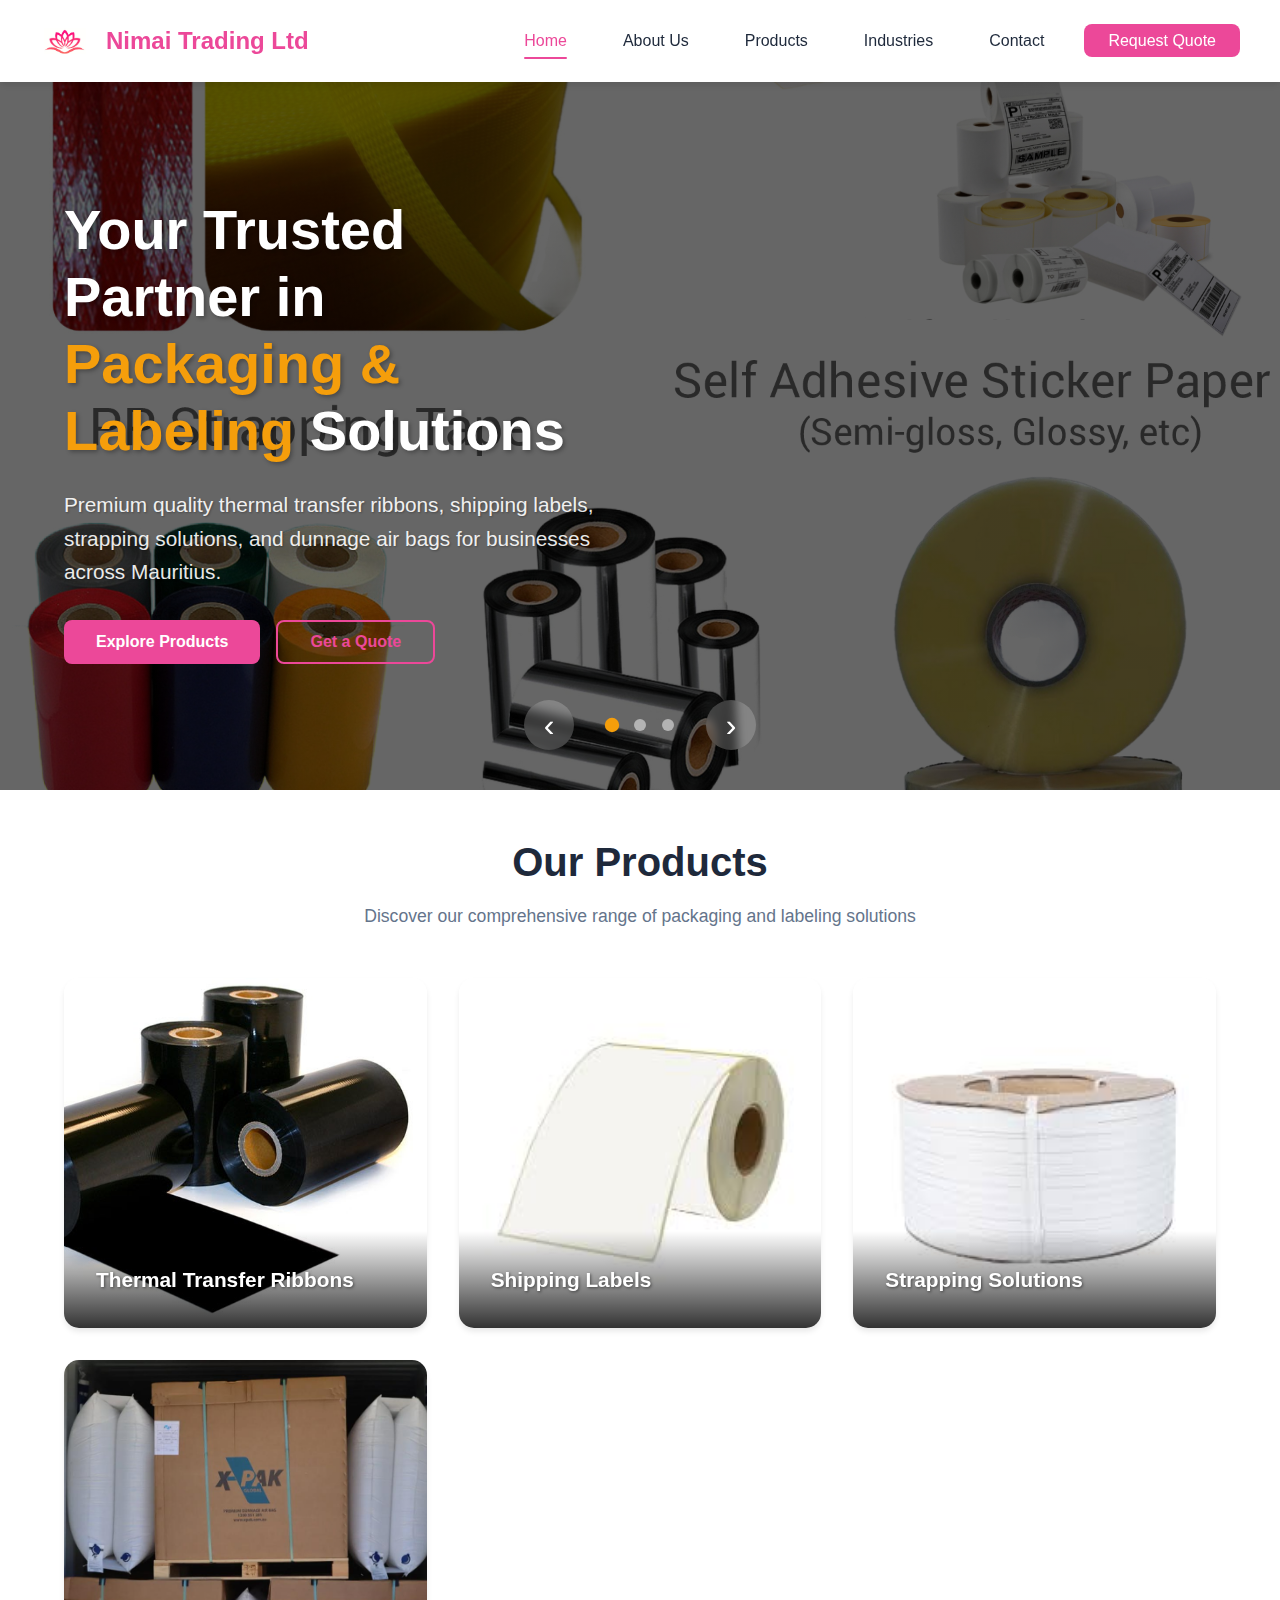
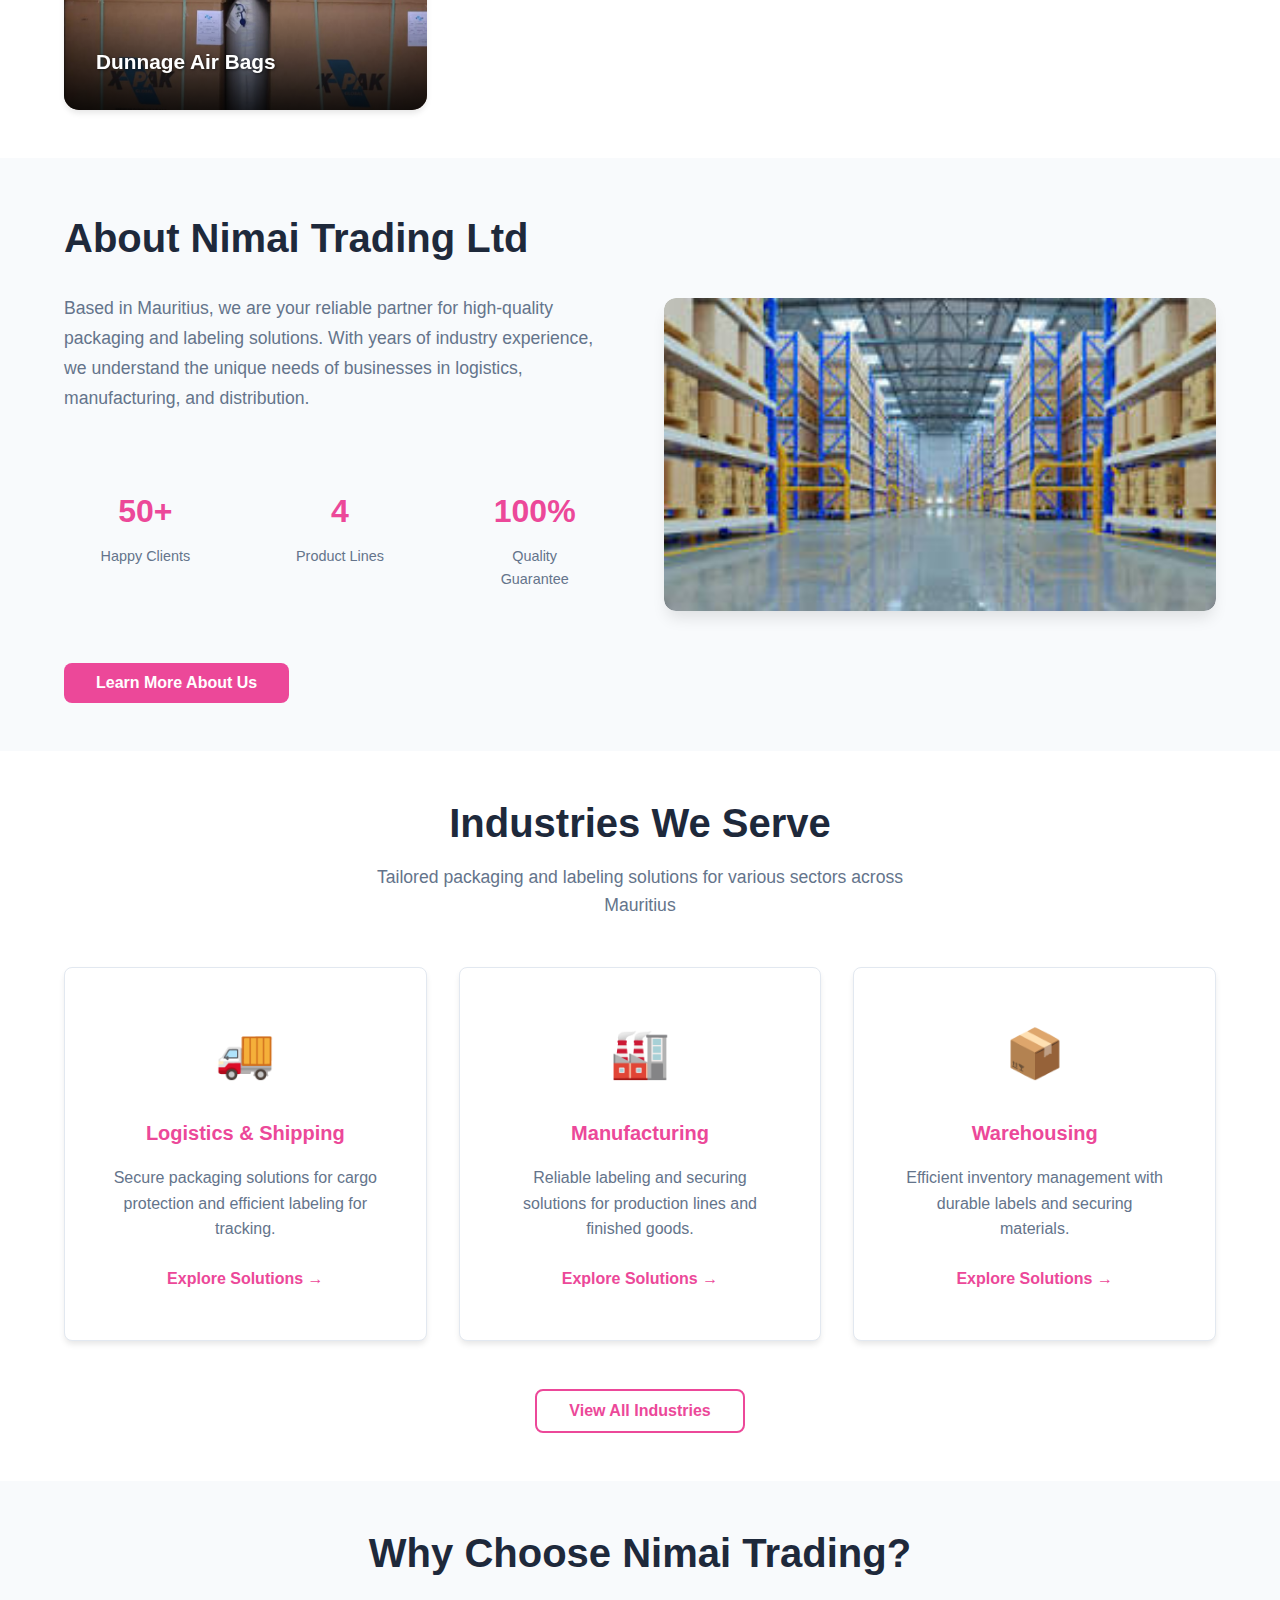
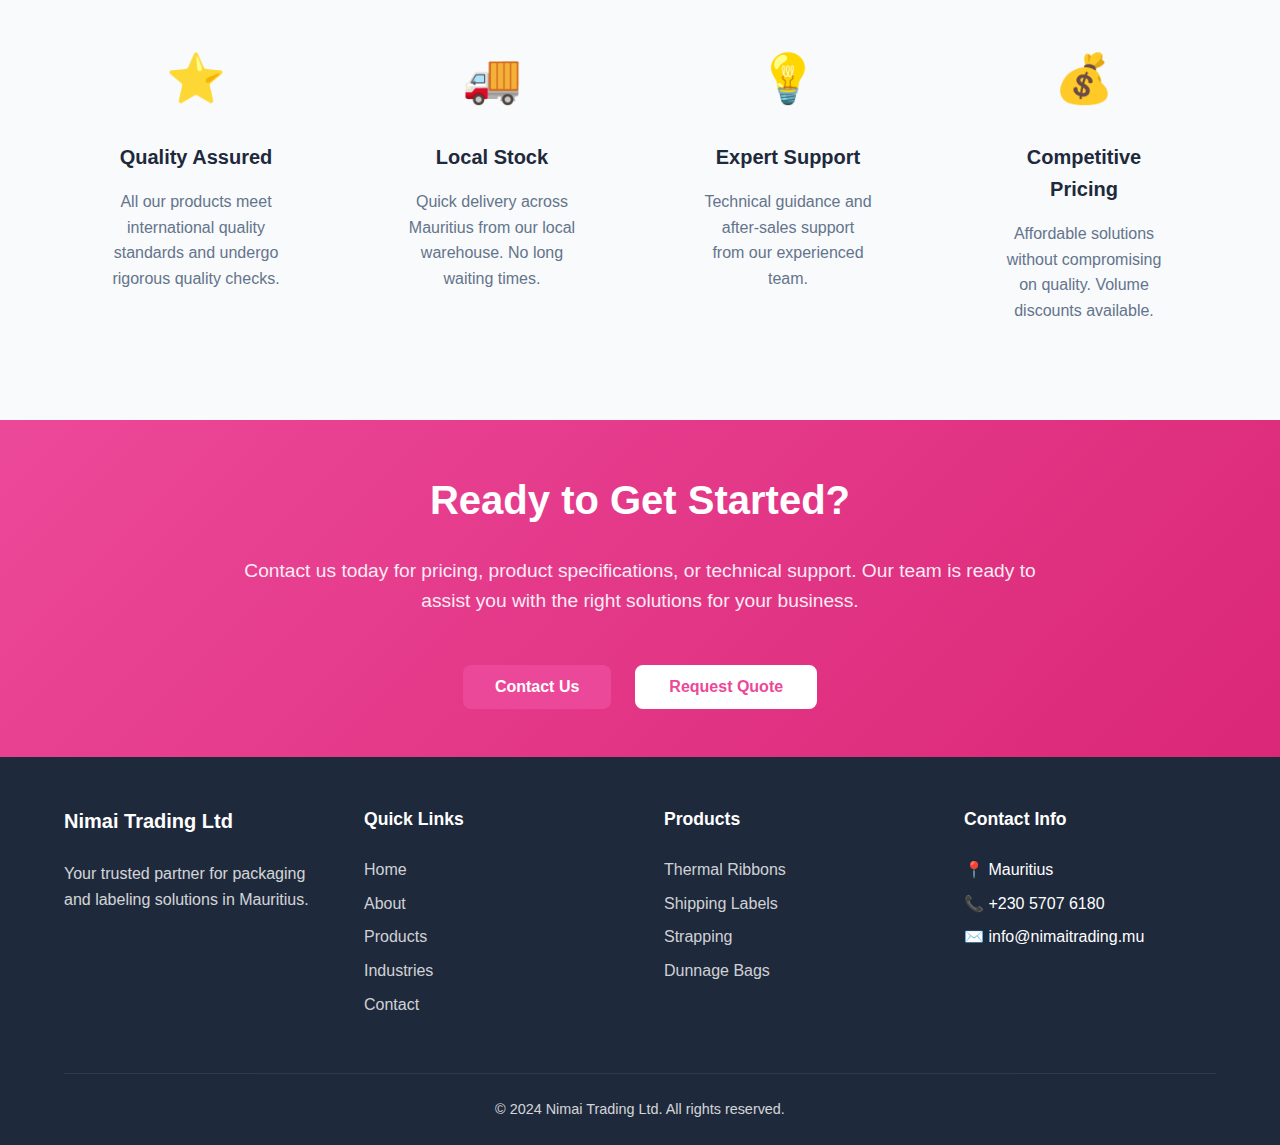
<file: index.html>
<!DOCTYPE html>
<html lang="en">
<head>
    <meta charset="UTF-8">
    <meta name="viewport" content="width=device-width, initial-scale=1.0">
    <title>Nimai Trading Ltd - Packaging & Labeling Solutions Mauritius</title>
    <meta name="description" content="Leading supplier of thermal transfer ribbons, shipping labels, strapping solutions, and dunnage air bags in Mauritius">
    <link rel="stylesheet" href="assets/css/styles.css">
    <link rel="preconnect" href="https://fonts.googleapis.com">
    <link rel="preconnect" href="https://fonts.gstatic.com" crossorigin>
</head>
<body>
    <!-- Header & Navigation -->
    <header class="header">
        <nav class="nav container">
            <a href="index.html" class="nav__logo">
                <img src="assets/images/logo.png" alt="Nimai Trading Ltd - Packaging Solutions Mauritius" class="nav__logo-image">
                <h2 class="nav__logo-text">Nimai Trading Ltd</h2>
            </a>
            <ul class="nav__menu" id="nav-menu">
                <li class="nav__item">
                    <a href="index.html" class="nav__link active">Home</a>
                </li>
                <li class="nav__item">
                    <a href="about.html" class="nav__link">About Us</a>
                </li>
                <li class="nav__item">
                    <a href="products.html" class="nav__link">Products</a>
                </li>
                <li class="nav__item">
                    <a href="industries.html" class="nav__link">Industries</a>
                </li>
                <li class="nav__item">
                    <a href="contact.html" class="nav__link">Contact</a>
                </li>
                <li class="nav__item">
                    <a href="quote.html" class="nav__link nav__link--cta">Request Quote</a>
                </li>
            </ul>
            <div class="nav__toggle" id="nav-toggle">
                <span class="nav__toggle-line"></span>
                <span class="nav__toggle-line"></span>
                <span class="nav__toggle-line"></span>
            </div>
        </nav>
    </header>

    <main>
        <!-- Hero Section -->
        <section class="hero">
            <!-- Slideshow Container -->
            <div class="hero-slideshow">
                <div class="slide active">
                    <div class="slide-content">
                        <div class="hero__container container">
                            <div class="hero__content">
                                <h1 class="hero__title">
                                    Your Trusted Partner in <span class="hero__highlight">Packaging & Labeling</span> Solutions
                                </h1>
                                <p class="hero__description">
                                    Premium quality thermal transfer ribbons, shipping labels, strapping solutions, and dunnage air bags for businesses across Mauritius.
                                </p>
                                <div class="hero__buttons">
                                    <a href="products.html" class="btn btn--primary">Explore Products</a>
                                    <a href="quote.html" class="btn btn--secondary">Get a Quote</a>
                                </div>
                            </div>
                        </div>
                    </div>
                </div>
                <div class="slide">
                    <div class="slide-content">
                        <div class="hero__container container">
                            <div class="hero__content">
                                <h1 class="hero__title">
                                    Quality <span class="hero__highlight">Thermal Ribbons</span> for Clear Barcode Printing
                                </h1>
                                <p class="hero__description">
                                    High-resolution wax, wax-resin, and resin ribbons that ensure durable, scannable labels for your business.
                                </p>
                                <div class="hero__buttons">
                                    <a href="products.html#ribbons" class="btn btn--primary">View Ribbons</a>
                                    <a href="quote.html" class="btn btn--secondary">Request Samples</a>
                                </div>
                            </div>
                        </div>
                    </div>
                </div>
                <div class="slide">
                    <div class="slide-content">
                        <div class="hero__container container">
                            <div class="hero__content">
                                <h1 class="hero__title">
                                    Secure Shipping with <span class="hero__highlight">Strapping Solutions</span>
                                </h1>
                                <p class="hero__description">
                                    High-strength polypropylene strapping to protect your shipments and prevent load shift during transit.
                                </p>
                                <div class="hero__buttons">
                                    <a href="products.html#strapping" class="btn btn--primary">Learn More</a>
                                    <a href="industries.html#logistics" class="btn btn--secondary">For Logistics</a>
                                </div>
                            </div>
                        </div>
                    </div>
                </div>
            </div>
            
            <!-- Slideshow Controls -->
            <div class="slideshow-controls">
                <button class="slide-prev" aria-label="Previous slide">‹</button>
                <div class="slide-dots">
                    <span class="dot active" data-slide="0"></span>
                    <span class="dot" data-slide="1"></span>
                    <span class="dot" data-slide="2"></span>
                </div>
                <button class="slide-next" aria-label="Next slide">›</button>
            </div>
        </section>

        <!-- Features Section -->
        <section class="features section">
            <div class="container">
                <h2 class="section__title">Our Products</h2>
                <p class="section__description">
                    Discover our comprehensive range of packaging and labeling solutions
                </p>
                
                <div class="features__grid">
                    <!-- Thermal Ribbons Flip Card -->
                    <div class="flip-card">
                        <div class="flip-card-inner">
                            <div class="flip-card-front">
                                <img src="assets/images/thermal-ribbons.jpg" 
                                    alt="Thermal Transfer Ribbons - Nimai Trading Ltd"
                                    loading="lazy">
                                <div class="flip-card-front-overlay">
                                    <h3>Thermal Transfer Ribbons</h3>
                                </div>
                            </div>
                            <div class="flip-card-back">
                                <h3>Thermal Transfer Ribbons</h3>
                                <p><strong>Types:</strong> Wax, Wax-Resin, Resin</p>
                                <p><strong>Applications:</strong> Barcode printing, product labels</p>
                                <p><strong>Features:</strong> High durability, clear printing</p>
                                <a href="products.html#ribbons" class="btn btn--white">View Details</a>
                            </div>
                        </div>
                    </div>

                    <!-- Shipping Labels Flip Card -->
                    <div class="flip-card">
                        <div class="flip-card-inner">
                            <div class="flip-card-front">
                                <img src="assets/images/shipping-labels.jpg" 
                                    alt="Shipping Labels - Nimai Trading Ltd"
                                    loading="lazy">
                                <div class="flip-card-front-overlay">
                                    <h3>Shipping Labels</h3>
                                </div>
                            </div>
                            <div class="flip-card-back">
                                <h3>Shipping Labels</h3>
                                <p><strong>Types:</strong> Thermal, Direct Thermal</p>
                                <p><strong>Applications:</strong> Logistics, inventory tracking</p>
                                <p><strong>Features:</strong> Weather resistant, strong adhesive</p>
                                <a href="products.html#labels" class="btn btn--white">View Details</a>
                            </div>
                        </div>
                    </div>

                    <!-- Strapping Solutions Flip Card -->
                    <div class="flip-card">
                        <div class="flip-card-inner">
                            <div class="flip-card-front">
                                <img src="assets/images/strapping.jpg" 
                                    alt="Strapping Solutions - Nimai Trading Ltd"
                                    loading="lazy">
                                <div class="flip-card-front-overlay">
                                    <h3>Strapping Solutions</h3>
                                </div>
                            </div>
                            <div class="flip-card-back">
                                <h3>Strapping Solutions</h3>
                                <p><strong>Material:</strong> Polypropylene (PP)</p>
                                <p><strong>Applications:</strong> Box securing, pallet unitizing</p>
                                <p><strong>Features:</strong> High tensile strength, UV resistant</p>
                                <a href="products.html#strapping" class="btn btn--white">View Details</a>
                            </div>
                        </div>
                    </div>

                    <!-- Dunnage Bags Flip Card -->
                    <div class="flip-card">
                        <div class="flip-card-inner">
                            <div class="flip-card-front">
                                <img src="assets/images/dunnage-bags.jpg" 
                                    alt="Dunnage Air Bags - Nimai Trading Ltd"
                                    loading="lazy">
                                <div class="flip-card-front-overlay">
                                    <h3>Dunnage Air Bags</h3>
                                </div>
                            </div>
                            <div class="flip-card-back">
                                <h3>Dunnage Air Bags</h3>
                                <p><strong>Material:</strong> Multi-layer kraft paper</p>
                                <p><strong>Applications:</strong> Void fill, cargo protection</p>
                                <p><strong>Features:</strong> Eco-friendly, load stabilization</p>
                                <a href="products.html#dunnage" class="btn btn--white">View Details</a>
                            </div>
                        </div>
                    </div>
                </div>
            </div>
        </section>

        <!-- About Preview Section -->
        <section class="about-preview section section--light">
            <div class="container">
                <div class="about-preview__content">
                    <div class="about-preview__info">
                        <h2 class="about-preview__title">About Nimai Trading Ltd</h2>
                        <p class="about-preview__description">
                            Based in Mauritius, we are your reliable partner for high-quality packaging and labeling solutions. With years of industry experience, we understand the unique needs of businesses in logistics, manufacturing, and distribution.
                        </p>
                        <div class="about-preview__stats">
                            <div class="stat">
                                <div class="stat__number">50+</div>
                                <div class="stat__label">Happy Clients</div>
                            </div>
                            <div class="stat">
                                <div class="stat__number">4</div>
                                <div class="stat__label">Product Lines</div>
                            </div>
                            <div class="stat">
                                <div class="stat__number">100%</div>
                                <div class="stat__label">Quality Guarantee</div>
                            </div>
                        </div>
                        <a href="about.html" class="btn btn--primary">Learn More About Us</a>
                    </div>
                    <div class="about-preview__image">
                        <img src="assets/images/warehouse.jpg" 
                            alt="Nimai Trading Ltd team working on packaging solutions in Mauritius" 
                            class="about-image"
                            loading="lazy">
                    </div>
                </div>
            </div>
        </section>

        <!-- Industries Preview Section -->
        <section class="industries-preview section">
            <div class="container">
                <h2 class="section__title">Industries We Serve</h2>
                <p class="section__description">
                    Tailored packaging and labeling solutions for various sectors across Mauritius
                </p>
                <div class="industries-preview__grid">
                    <div class="industry-preview-card">
                        <div class="industry-preview-card__icon">🚚</div>
                        <h3 class="industry-preview-card__title">Logistics & Shipping</h3>
                        <p class="industry-preview-card__description">
                            Secure packaging solutions for cargo protection and efficient labeling for tracking.
                        </p>
                        <a href="industries.html#logistics" class="industry-preview-card__link">Explore Solutions →</a>
                    </div>
                    <div class="industry-preview-card">
                        <div class="industry-preview-card__icon">🏭</div>
                        <h3 class="industry-preview-card__title">Manufacturing</h3>
                        <p class="industry-preview-card__description">
                            Reliable labeling and securing solutions for production lines and finished goods.
                        </p>
                        <a href="industries.html#manufacturing" class="industry-preview-card__link">Explore Solutions →</a>
                    </div>
                    <div class="industry-preview-card">
                        <div class="industry-preview-card__icon">📦</div>
                        <h3 class="industry-preview-card__title">Warehousing</h3>
                        <p class="industry-preview-card__description">
                            Efficient inventory management with durable labels and securing materials.
                        </p>
                        <a href="industries.html#warehousing" class="industry-preview-card__link">Explore Solutions →</a>
                    </div>
                </div>
                <div class="industries-preview__action">
                    <a href="industries.html" class="btn btn--secondary">View All Industries</a>
                </div>
            </div>
        </section>

        <!-- Why Choose Us Section -->
        <section class="why-choose section section--light">
            <div class="container">
                <h2 class="section__title">Why Choose Nimai Trading?</h2>
                <div class="why-choose__grid">
                    <div class="why-choose-card">
                        <div class="why-choose-card__icon">⭐</div>
                        <h3 class="why-choose-card__title">Quality Assured</h3>
                        <p class="why-choose-card__description">
                            All our products meet international quality standards and undergo rigorous quality checks.
                        </p>
                    </div>
                    <div class="why-choose-card">
                        <div class="why-choose-card__icon">🚚</div>
                        <h3 class="why-choose-card__title">Local Stock</h3>
                        <p class="why-choose-card__description">
                            Quick delivery across Mauritius from our local warehouse. No long waiting times.
                        </p>
                    </div>
                    <div class="why-choose-card">
                        <div class="why-choose-card__icon">💡</div>
                        <h3 class="why-choose-card__title">Expert Support</h3>
                        <p class="why-choose-card__description">
                            Technical guidance and after-sales support from our experienced team.
                        </p>
                    </div>
                    <div class="why-choose-card">
                        <div class="why-choose-card__icon">💰</div>
                        <h3 class="why-choose-card__title">Competitive Pricing</h3>
                        <p class="why-choose-card__description">
                            Affordable solutions without compromising on quality. Volume discounts available.
                        </p>
                    </div>
                </div>
            </div>
        </section>
<!--
         Testimonials Section
        <section class="testimonials section">
            <div class="container">
                <h2 class="section__title">What Our Clients Say</h2>
                <div class="testimonials__grid">
                    <div class="testimonial-card">
                        <div class="testimonial-card__content">
                            <p class="testimonial-card__text">
                                "Nimai Trading has been our reliable packaging partner for over a year. Their thermal ribbons provide excellent print quality, and their delivery is always on time."
                            </p>
                        </div>
                        <div class="testimonial-card__author">
                            <div class="testimonial-card__author-info">
                                <strong>Logistics Company</strong>
                                <span>Port Louis</span>
                            </div>
                        </div>
                    </div>
                    <div class="testimonial-card">
                        <div class="testimonial-card__content">
                            <p class="testimonial-card__text">
                                "The dunnage bags from Nimai Trading have significantly reduced our shipping damage. Great product and even better customer service!"
                            </p>
                        </div>
                        <div class="testimonial-card__author">
                            <div class="testimonial-card__author-info">
                                <strong>Manufacturing Firm</strong>
                                <span>Curepipe</span>
                            </div>
                        </div>
                    </div>
                    <div class="testimonial-card">
                        <div class="testimonial-card__content">
                            <p class="testimonial-card__text">
                                "We switched to Nimai Trading for all our strapping needs and couldn't be happier. Competitive pricing and reliable quality."
                            </p>
                        </div>
                        <div class="testimonial-card__author">
                            <div class="testimonial-card__author-info">
                                <strong>Distribution Center</strong>
                                <span>Port Louis</span>
                            </div>
                        </div>
                    </div>
                </div>
            </div>
        </section>
-->
        <!-- CTA Section -->
        <section class="cta section section--dark">
            <div class="container">
                <div class="cta__content">
                    <h2 class="cta__title">Ready to Get Started?</h2>
                    <p class="cta__description">
                        Contact us today for pricing, product specifications, or technical support. Our team is ready to assist you with the right solutions for your business.
                    </p>
                    <div class="cta__buttons">
                        <a href="contact.html" class="btn btn--primary">Contact Us</a>
                        <a href="quote.html" class="btn btn--white">Request Quote</a>
                    </div>
                </div>
            </div>
        </section>
    </main>

    <!-- Footer -->
    <footer class="footer">
        <div class="container">
            <div class="footer__content">
                <div class="footer__section">
                    <h3 class="footer__title">Nimai Trading Ltd</h3>
                    <p class="footer__description">
                        Your trusted partner for packaging and labeling solutions in Mauritius.
                    </p>
                </div>
                <div class="footer__section">
                    <h4 class="footer__subtitle">Quick Links</h4>
                    <ul class="footer__links">
                        <li><a href="index.html">Home</a></li>
                        <li><a href="about.html">About</a></li>
                        <li><a href="products.html">Products</a></li>
                        <li><a href="industries.html">Industries</a></li>
                        <li><a href="contact.html">Contact</a></li>
                    </ul>
                </div>
                <div class="footer__section">
                    <h4 class="footer__subtitle">Products</h4>
                    <ul class="footer__links">
                        <li><a href="products.html#ribbons">Thermal Ribbons</a></li>
                        <li><a href="products.html#labels">Shipping Labels</a></li>
                        <li><a href="products.html#strapping">Strapping</a></li>
                        <li><a href="products.html#dunnage">Dunnage Bags</a></li>
                    </ul>
                </div>
                <div class="footer__section">
                    <h4 class="footer__subtitle">Contact Info</h4>
                    <ul class="footer__links">
                        <li>📍 Mauritius</li>
                        <li>📞 +230 5707 6180</li>
                        <li>✉️ info@nimaitrading.mu</li>
                    </ul>
                </div>
            </div>
            <div class="footer__bottom">
                <p>&copy; 2024 Nimai Trading Ltd. All rights reserved.</p>
            </div>
        </div>
    </footer>

    <!-- At the bottom of index.html, after main.js -->
    <script src="assets/js/main.js"></script>
    <script src="assets/js/slideshow.js"></script>
</body>
</html>
</file>
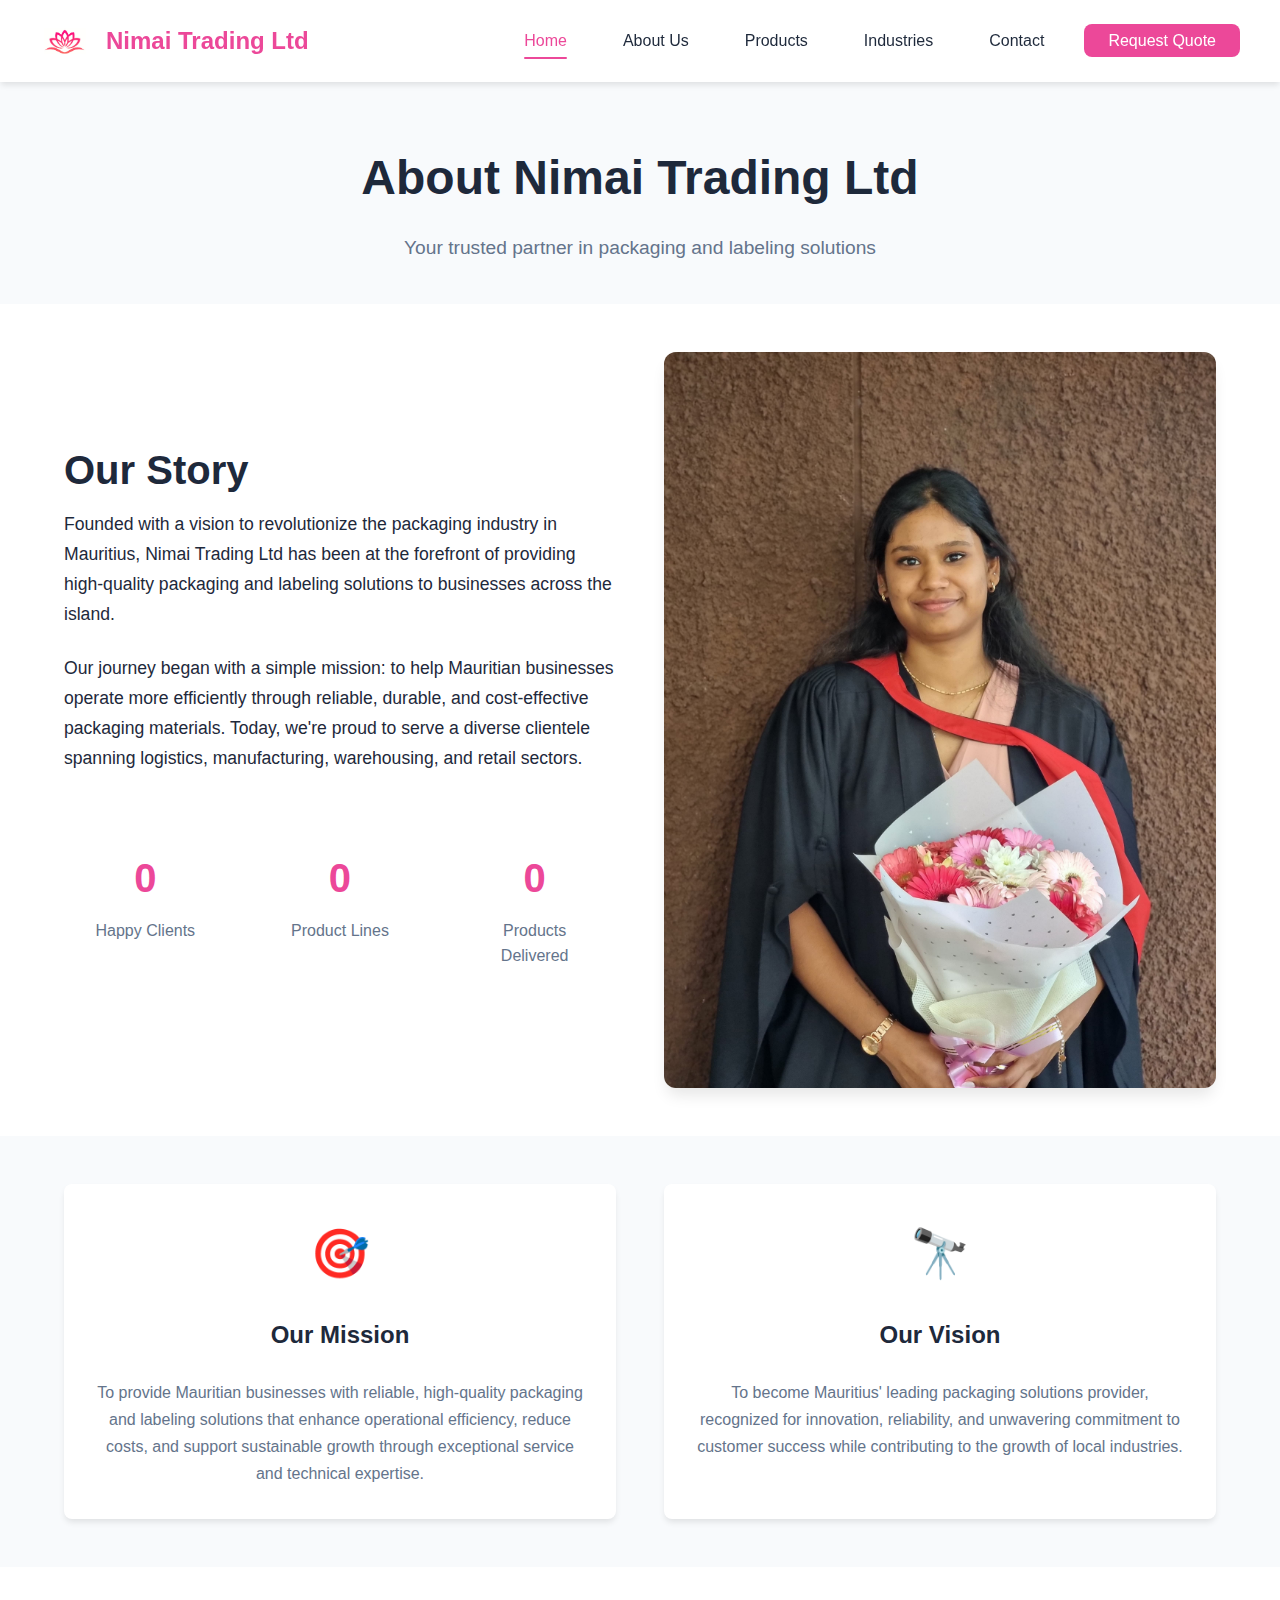
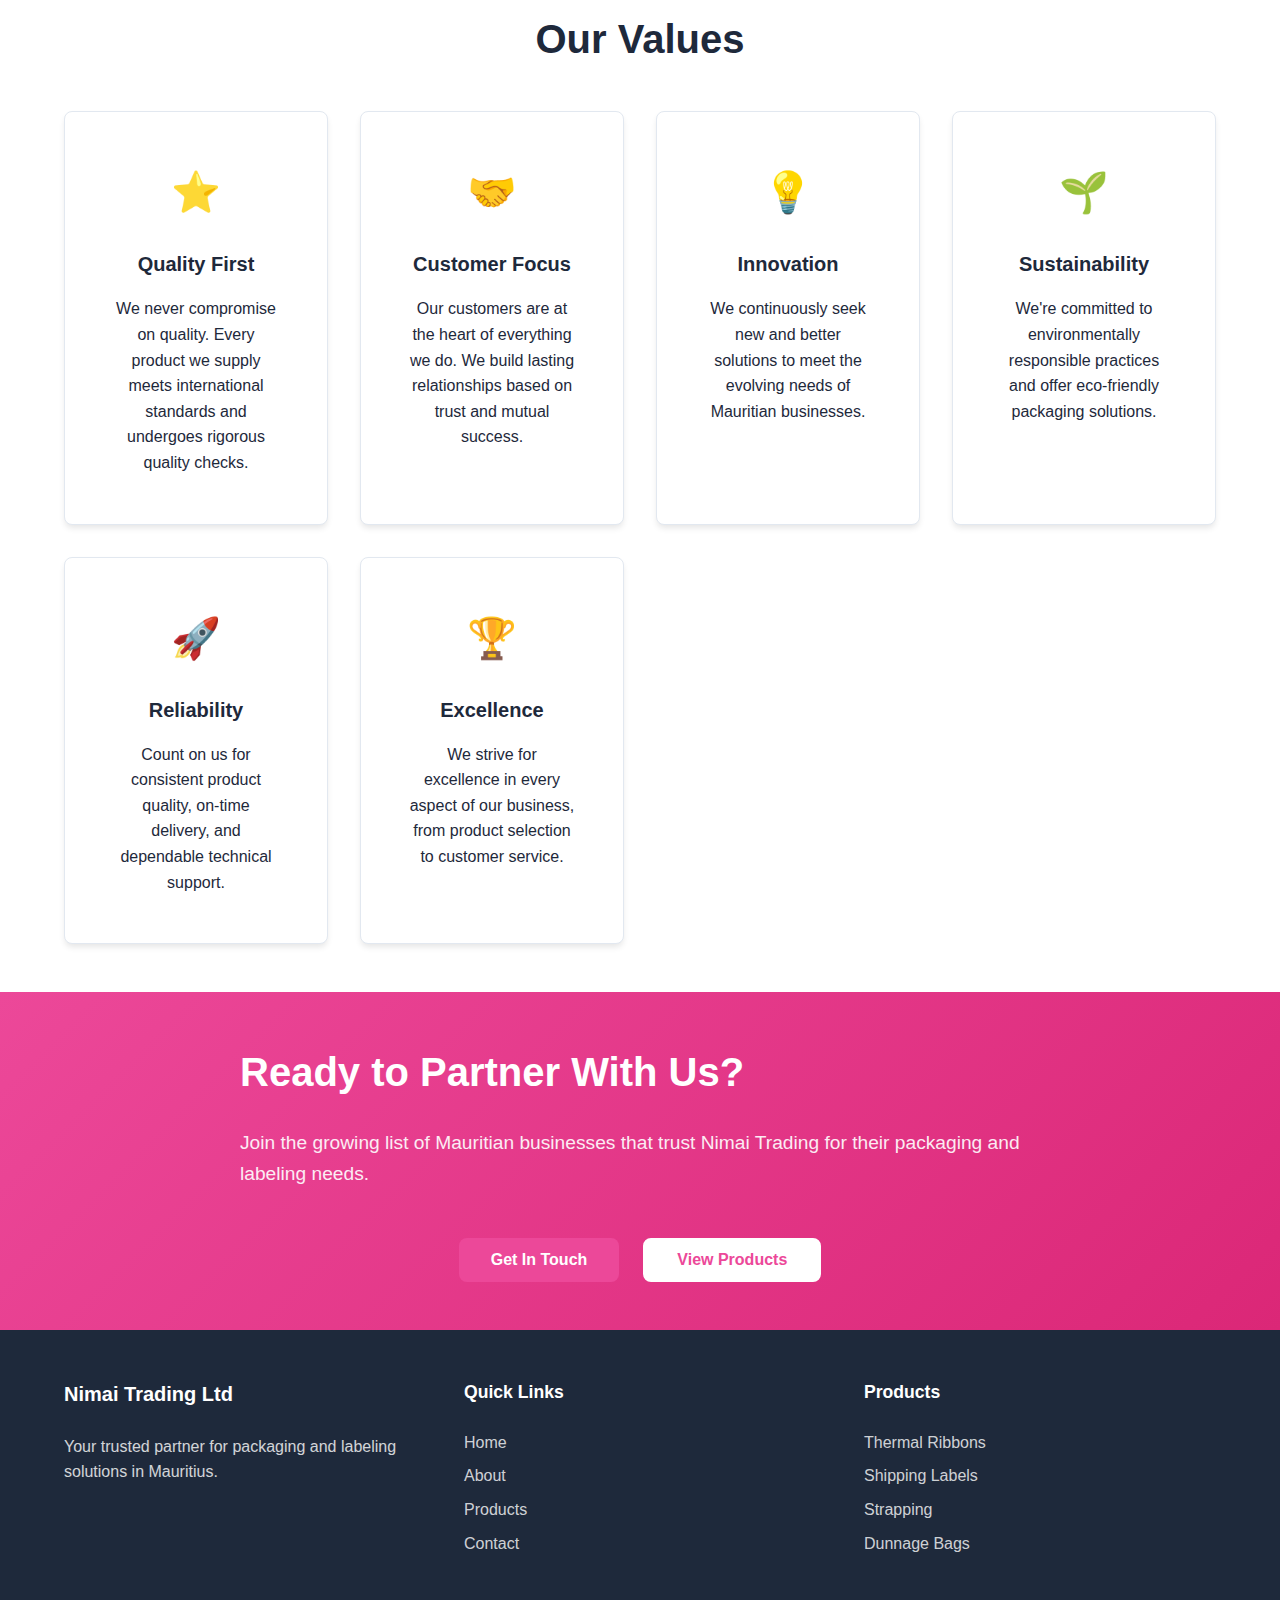
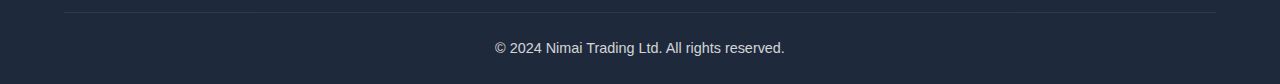
<file: about.html>
<!DOCTYPE html>
<html lang="en">
<head>
    <meta charset="UTF-8">
    <meta name="viewport" content="width=device-width, initial-scale=1.0">
    <title>About Us - Nimai Trading Ltd | Packaging Solutions Mauritius</title>
    <meta name="description" content="Learn about Nimai Trading Ltd - Your trusted partner for packaging and labeling solutions in Mauritius since our establishment.">
    <link rel="stylesheet" href="assets/css/styles.css">
</head>
<body>
    <!-- Header & Navigation -->
    <header class="header">
        <nav class="nav container">
            <a href="index.html" class="nav__logo">
                <img src="assets/images/logo.png" alt="Nimai Trading Ltd - Packaging Solutions Mauritius" class="nav__logo-image">
                <h2 class="nav__logo-text">Nimai Trading Ltd</h2>
            </a>
            <ul class="nav__menu" id="nav-menu">
                <li class="nav__item">
                    <a href="index.html" class="nav__link active">Home</a>
                </li>
                <li class="nav__item">
                    <a href="about.html" class="nav__link">About Us</a>
                </li>
                <li class="nav__item">
                    <a href="products.html" class="nav__link">Products</a>
                </li>
                <li class="nav__item">
                    <a href="industries.html" class="nav__link">Industries</a>
                </li>
                <li class="nav__item">
                    <a href="contact.html" class="nav__link">Contact</a>
                </li>
                <li class="nav__item">
                    <a href="quote.html" class="nav__link nav__link--cta">Request Quote</a>
                </li>
            </ul>
            <div class="nav__toggle" id="nav-toggle">
                <span class="nav__toggle-line"></span>
                <span class="nav__toggle-line"></span>
                <span class="nav__toggle-line"></span>
            </div>
        </nav>
    </header>

    <main class="main">
        <!-- Page Header -->
        <section class="page-header section section--light">
            <div class="container">
                <h1 class="page-header__title">About Nimai Trading Ltd</h1>
                <p class="page-header__description">Your trusted partner in packaging and labeling solutions</p>
            </div>
        </section>

        <!-- Company Story -->
        <section class="section">
            <div class="container">
                <div class="about-story">
                    <div class="about-story__content">
                        <h2 class="section__title text-left">Our Story</h2>
                        <p class="about-story__text">
                            Founded with a vision to revolutionize the packaging industry in Mauritius, Nimai Trading Ltd has been at the forefront of providing high-quality packaging and labeling solutions to businesses across the island.
                        </p>
                        <p class="about-story__text">
                            Our journey began with a simple mission: to help Mauritian businesses operate more efficiently through reliable, durable, and cost-effective packaging materials. Today, we're proud to serve a diverse clientele spanning logistics, manufacturing, warehousing, and retail sectors.
                        </p>
                        <div class="about-story__stats">
                            <div class="stat">
                                <div class="stat__number" data-count="50">0</div>
                                <div class="stat__label">Happy Clients</div>
                            </div>
                            <div class="stat">
                                <div class="stat__number" data-count="4">0</div>
                                <div class="stat__label">Product Lines</div>
                            </div>
                            <div class="stat">
                                <div class="stat__number" data-count="100">0</div>
                                <div class="stat__label">Products Delivered</div>
                            </div>
                        </div>
                    </div>
                    <div class="about-story__image">
                        <img src="assets/images/company-story.jpg" 
                            alt="Nimai Trading Ltd team in Mauritius packaging facility" 
                            class="company-story-image"
                            loading="lazy">
                        <!-- Optional: Add overlay or caption -->
                        <div class="company-image-caption">
                            <p>Our dedicated team at Nimai Trading Ltd</p>
                        </div>
                    </div>
                </div>
            </div>
        </section>

        <!-- Mission & Vision -->
        <section class="section section--light">
            <div class="container">
                <div class="mission-vision-grid">
                    <div class="mission-card card">
                        <div class="card__body">
                            <div class="mission-card__icon">🎯</div>
                            <h3 class="mission-card__title">Our Mission</h3>
                            <p class="mission-card__description">
                                To provide Mauritian businesses with reliable, high-quality packaging and labeling solutions that enhance operational efficiency, reduce costs, and support sustainable growth through exceptional service and technical expertise.
                            </p>
                        </div>
                    </div>
                    <div class="vision-card card">
                        <div class="card__body">
                            <div class="vision-card__icon">🔭</div>
                            <h3 class="vision-card__title">Our Vision</h3>
                            <p class="vision-card__description">
                                To become Mauritius' leading packaging solutions provider, recognized for innovation, reliability, and unwavering commitment to customer success while contributing to the growth of local industries.
                            </p>
                        </div>
                    </div>
                </div>
            </div>
        </section>

        <!-- Values -->
        <section class="section">
            <div class="container">
                <h2 class="section__title">Our Values</h2>
                <div class="values-grid grid grid--3">
                    <div class="value-card feature-card">
                        <div class="value-card__icon">⭐</div>
                        <h3 class="value-card__title">Quality First</h3>
                        <p class="value-card__description">
                            We never compromise on quality. Every product we supply meets international standards and undergoes rigorous quality checks.
                        </p>
                    </div>
                    <div class="value-card feature-card">
                        <div class="value-card__icon">🤝</div>
                        <h3 class="value-card__title">Customer Focus</h3>
                        <p class="value-card__description">
                            Our customers are at the heart of everything we do. We build lasting relationships based on trust and mutual success.
                        </p>
                    </div>
                    <div class="value-card feature-card">
                        <div class="value-card__icon">💡</div>
                        <h3 class="value-card__title">Innovation</h3>
                        <p class="value-card__description">
                            We continuously seek new and better solutions to meet the evolving needs of Mauritian businesses.
                        </p>
                    </div>
                    <div class="value-card feature-card">
                        <div class="value-card__icon">🌱</div>
                        <h3 class="value-card__title">Sustainability</h3>
                        <p class="value-card__description">
                            We're committed to environmentally responsible practices and offer eco-friendly packaging solutions.
                        </p>
                    </div>
                    <div class="value-card feature-card">
                        <div class="value-card__icon">🚀</div>
                        <h3 class="value-card__title">Reliability</h3>
                        <p class="value-card__description">
                            Count on us for consistent product quality, on-time delivery, and dependable technical support.
                        </p>
                    </div>
                    <div class="value-card feature-card">
                        <div class="value-card__icon">🏆</div>
                        <h3 class="value-card__title">Excellence</h3>
                        <p class="value-card__description">
                            We strive for excellence in every aspect of our business, from product selection to customer service.
                        </p>
                    </div>
                </div>
            </div>
        </section>

        <!-- CTA Section -->
        <section class="section section--dark">
            <div class="container">
                <div class="cta__content">
                    <h2 class="cta__title">Ready to Partner With Us?</h2>
                    <p class="cta__description">
                        Join the growing list of Mauritian businesses that trust Nimai Trading for their packaging and labeling needs.
                    </p>
                    <div class="cta__buttons">
                        <a href="contact.html" class="btn btn--primary">Get In Touch</a>
                        <a href="products.html" class="btn btn--white">View Products</a>
                    </div>
                </div>
            </div>
        </section>
    </main>

    <!-- Footer -->
    <footer class="footer">
        <div class="container">
            <div class="footer__content">
                <div class="footer__section">
                    <h3 class="footer__title">Nimai Trading Ltd</h3>
                    <p class="footer__description">
                        Your trusted partner for packaging and labeling solutions in Mauritius.
                    </p>
                </div>
                <div class="footer__section">
                    <h4 class="footer__subtitle">Quick Links</h4>
                    <ul class="footer__links">
                        <li><a href="index.html">Home</a></li>
                        <li><a href="about.html">About</a></li>
                        <li><a href="products.html">Products</a></li>
                        <li><a href="contact.html">Contact</a></li>
                    </ul>
                </div>
                <div class="footer__section">
                    <h4 class="footer__subtitle">Products</h4>
                    <ul class="footer__links">
                        <li><a href="products.html#ribbons">Thermal Ribbons</a></li>
                        <li><a href="products.html#labels">Shipping Labels</a></li>
                        <li><a href="products.html#strapping">Strapping</a></li>
                        <li><a href="products.html#dunnage">Dunnage Bags</a></li>
                    </ul>
                </div>
            </div>
            <div class="footer__bottom">
                <p>&copy; 2024 Nimai Trading Ltd. All rights reserved.</p>
            </div>
        </div>
    </footer>

    <script src="assets/js/main.js"></script>
</body>
</html>
</file>
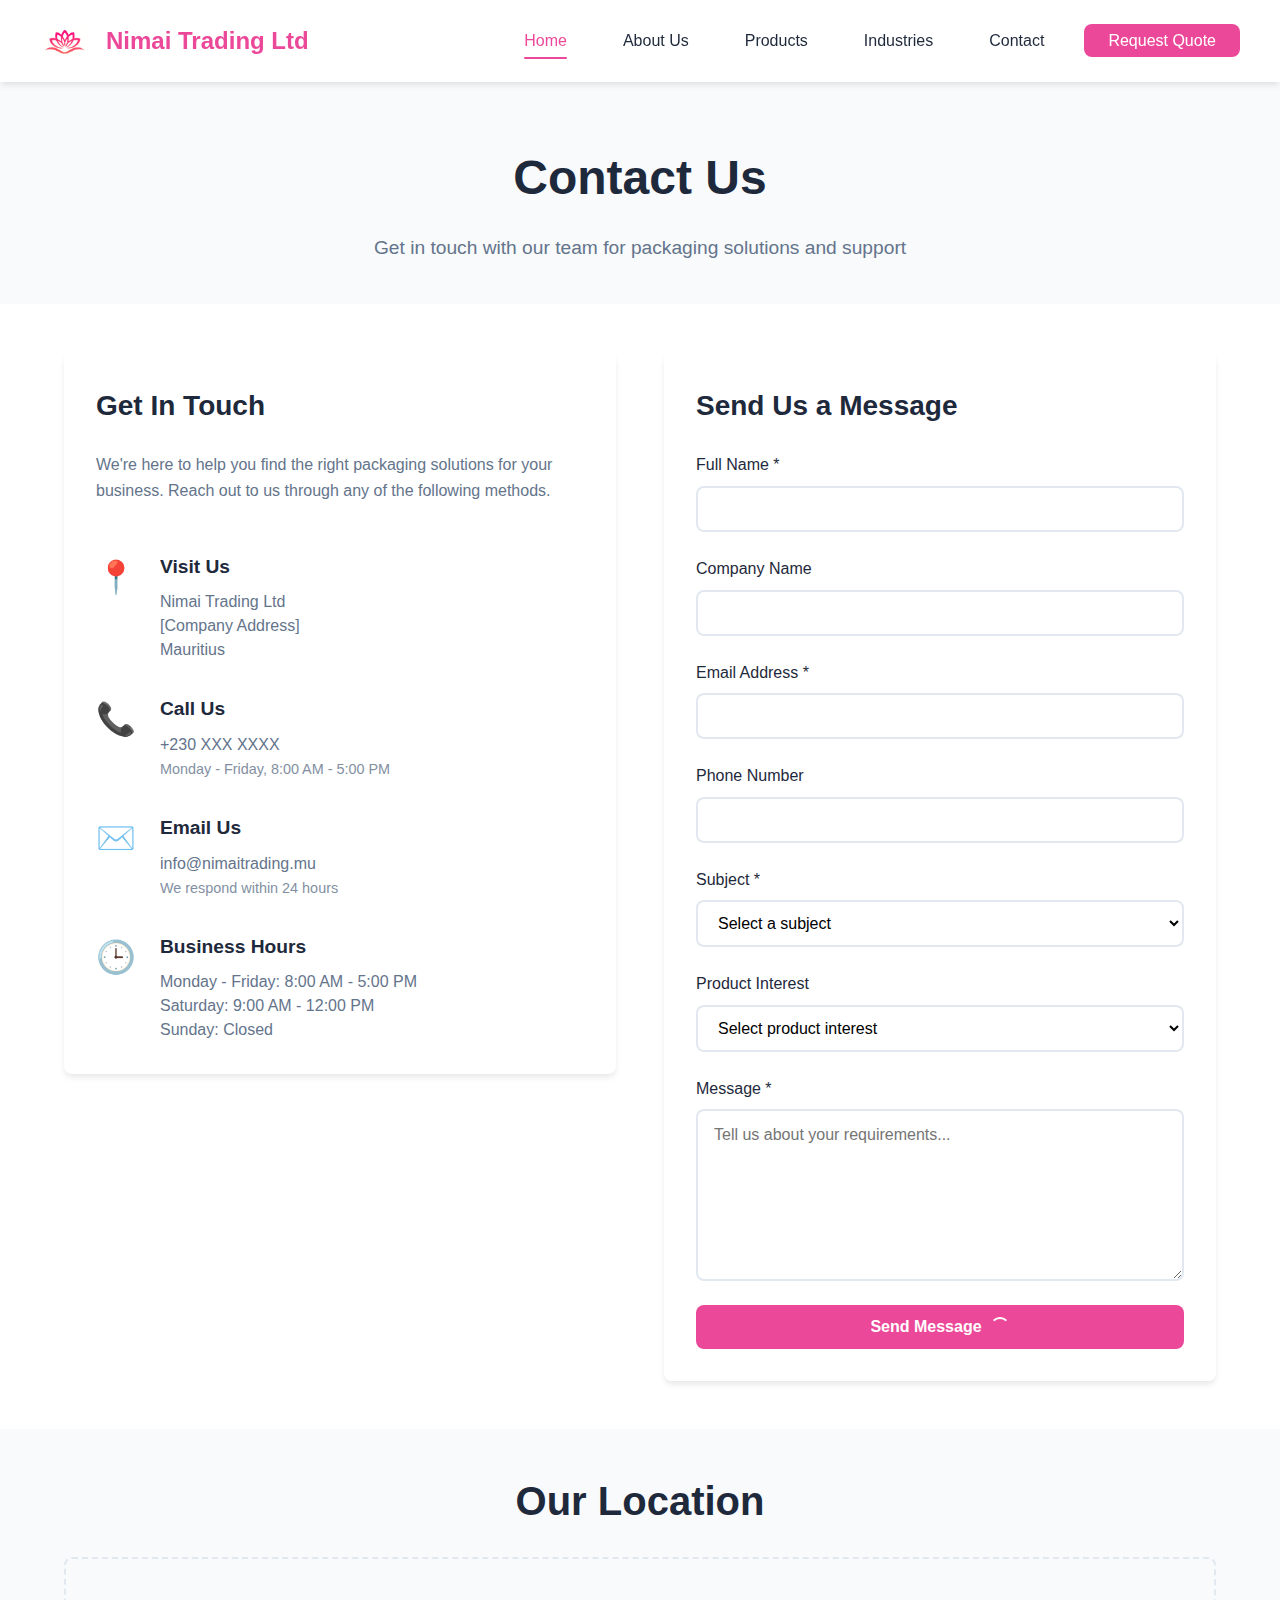
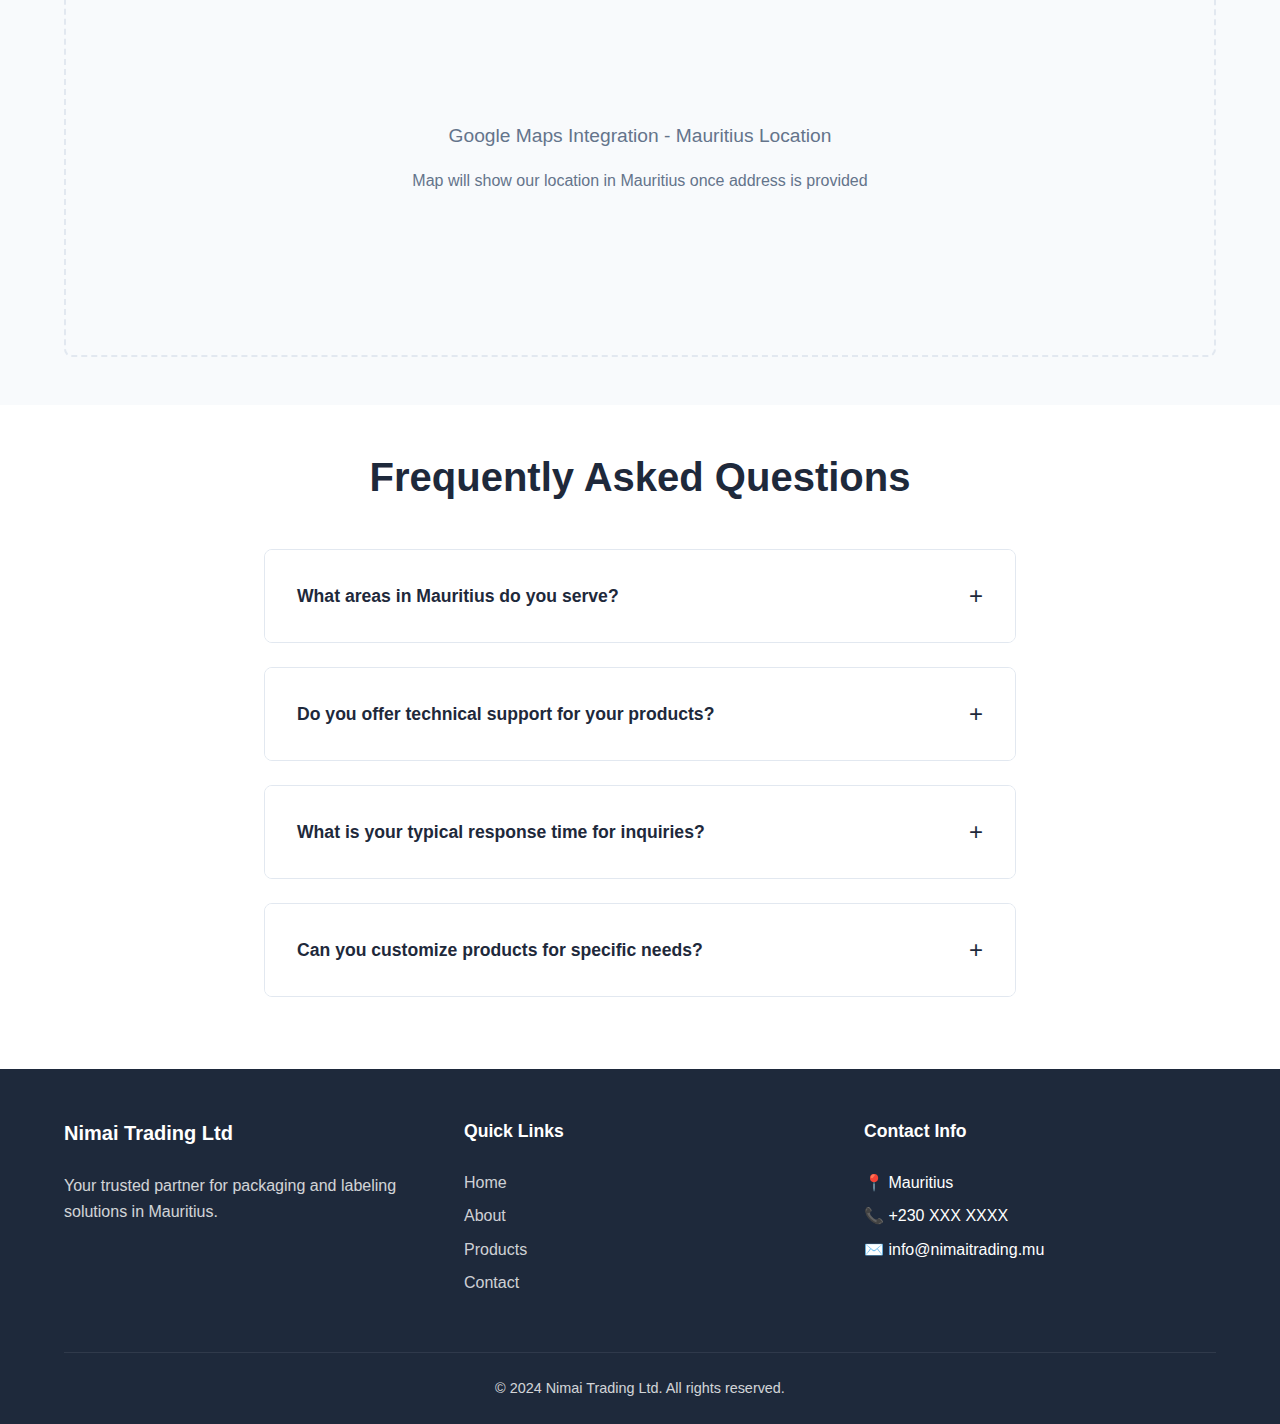
<file: contact.html>
<!DOCTYPE html>
<html lang="en">
<head>
    <meta charset="UTF-8">
    <meta name="viewport" content="width=device-width, initial-scale=1.0">
    <title>Contact Us - Nimai Trading Ltd | Mauritius Packaging Supplier</title>
    <meta name="description" content="Get in touch with Nimai Trading Ltd for packaging solutions in Mauritius. Phone, email, and location information.">
    <link rel="stylesheet" href="assets/css/styles.css">
</head>
<body>
    <!-- Header & Navigation -->
    <header class="header">
        <nav class="nav container">
            <a href="index.html" class="nav__logo">
                <img src="assets/images/logo.png" alt="Nimai Trading Ltd - Packaging Solutions Mauritius" class="nav__logo-image">
                <h2 class="nav__logo-text">Nimai Trading Ltd</h2>
            </a>
            <ul class="nav__menu" id="nav-menu">
                <li class="nav__item">
                    <a href="index.html" class="nav__link active">Home</a>
                </li>
                <li class="nav__item">
                    <a href="about.html" class="nav__link">About Us</a>
                </li>
                <li class="nav__item">
                    <a href="products.html" class="nav__link">Products</a>
                </li>
                <li class="nav__item">
                    <a href="industries.html" class="nav__link">Industries</a>
                </li>
                <li class="nav__item">
                    <a href="contact.html" class="nav__link">Contact</a>
                </li>
                <li class="nav__item">
                    <a href="quote.html" class="nav__link nav__link--cta">Request Quote</a>
                </li>
            </ul>
            <div class="nav__toggle" id="nav-toggle">
                <span class="nav__toggle-line"></span>
                <span class="nav__toggle-line"></span>
                <span class="nav__toggle-line"></span>
            </div>
        </nav>
    </header>

    <main class="main">
        <!-- Page Header -->
        <section class="page-header section section--light">
            <div class="container">
                <h1 class="page-header__title">Contact Us</h1>
                <p class="page-header__description">Get in touch with our team for packaging solutions and support</p>
            </div>
        </section>

        <!-- Contact Information -->
        <section class="section">
            <div class="container">
                <div class="contact-overview">
                    <div class="contact-info-card card">
                        <div class="card__body">
                            <h2 class="contact-info-card__title">Get In Touch</h2>
                            <p class="contact-info-card__description">
                                We're here to help you find the right packaging solutions for your business. Reach out to us through any of the following methods.
                            </p>
                            
                            <div class="contact-methods">
                                <div class="contact-method">
                                    <div class="contact-method__icon">📍</div>
                                    <div class="contact-method__info">
                                        <h3 class="contact-method__title">Visit Us</h3>
                                        <p class="contact-method__details">
                                            Nimai Trading Ltd<br>
                                            [Company Address]<br>
                                            Mauritius
                                        </p>
                                    </div>
                                </div>
                                
                                <div class="contact-method">
                                    <div class="contact-method__icon">📞</div>
                                    <div class="contact-method__info">
                                        <h3 class="contact-method__title">Call Us</h3>
                                        <p class="contact-method__details">
                                            +230 XXX XXXX<br>
                                            <small>Monday - Friday, 8:00 AM - 5:00 PM</small>
                                        </p>
                                    </div>
                                </div>
                                
                                <div class="contact-method">
                                    <div class="contact-method__icon">✉️</div>
                                    <div class="contact-method__info">
                                        <h3 class="contact-method__title">Email Us</h3>
                                        <p class="contact-method__details">
                                            info@nimaitrading.mu<br>
                                            <small>We respond within 24 hours</small>
                                        </p>
                                    </div>
                                </div>
                                
                                <div class="contact-method">
                                    <div class="contact-method__icon">🕒</div>
                                    <div class="contact-method__info">
                                        <h3 class="contact-method__title">Business Hours</h3>
                                        <p class="contact-method__details">
                                            Monday - Friday: 8:00 AM - 5:00 PM<br>
                                            Saturday: 9:00 AM - 12:00 PM<br>
                                            Sunday: Closed
                                        </p>
                                    </div>
                                </div>
                            </div>
                        </div>
                    </div>
                    
                    <div class="contact-form-card card">
                        <div class="card__body">
                            <h2 class="contact-form-card__title">Send Us a Message</h2>
                            <form class="contact-form" id="contactForm">
                                <div class="form__success" id="formSuccess">
                                    Thank you for your message! We'll get back to you soon.
                                </div>
                                
                                <div class="form__group">
                                    <label for="name" class="form__label">Full Name *</label>
                                    <input type="text" id="name" name="name" class="form__input" required>
                                    <div class="form__error" id="nameError">Please enter your full name</div>
                                </div>
                                
                                <div class="form__group">
                                    <label for="company" class="form__label">Company Name</label>
                                    <input type="text" id="company" name="company" class="form__input">
                                </div>
                                
                                <div class="form__group">
                                    <label for="email" class="form__label">Email Address *</label>
                                    <input type="email" id="email" name="email" class="form__input" required>
                                    <div class="form__error" id="emailError">Please enter a valid email address</div>
                                </div>
                                
                                <div class="form__group">
                                    <label for="phone" class="form__label">Phone Number</label>
                                    <input type="tel" id="phone" name="phone" class="form__input">
                                </div>
                                
                                <div class="form__group">
                                    <label for="subject" class="form__label">Subject *</label>
                                    <select id="subject" name="subject" class="form__select" required>
                                        <option value="">Select a subject</option>
                                        <option value="general">General Inquiry</option>
                                        <option value="product">Product Information</option>
                                        <option value="technical">Technical Support</option>
                                        <option value="quote">Request Quote</option>
                                        <option value="partnership">Partnership Opportunity</option>
                                        <option value="other">Other</option>
                                    </select>
                                    <div class="form__error" id="subjectError">Please select a subject</div>
                                </div>
                                
                                <div class="form__group">
                                    <label for="product" class="form__label">Product Interest</label>
                                    <select id="product" name="product" class="form__select">
                                        <option value="">Select product interest</option>
                                        <option value="ribbons">Thermal Transfer Ribbons</option>
                                        <option value="labels">Shipping Labels</option>
                                        <option value="strapping">Strapping Solutions</option>
                                        <option value="dunnage">Dunnage Air Bags</option>
                                        <option value="multiple">Multiple Products</option>
                                        <option value="not-sure">Not Sure</option>
                                    </select>
                                </div>
                                
                                <div class="form__group">
                                    <label for="message" class="form__label">Message *</label>
                                    <textarea id="message" name="message" class="form__input form__textarea" rows="6" placeholder="Tell us about your requirements..." required></textarea>
                                    <div class="form__error" id="messageError">Please enter your message</div>
                                </div>
                                
                                <button type="submit" class="btn btn--primary btn--full form__submit">
                                    <span class="btn__text">Send Message</span>
                                    <div class="spinner hidden"></div>
                                </button>
                            </form>
                        </div>
                    </div>
                </div>
            </div>
        </section>

        <!-- Map Section -->
        <section class="section section--light">
            <div class="container">
                <h2 class="section__title">Our Location</h2>
                <div class="map-container">
                    <div class="map-placeholder">
                        <span>Google Maps Integration - Mauritius Location</span>
                        <p>Map will show our location in Mauritius once address is provided</p>
                    </div>
                </div>
            </div>
        </section>

        <!-- FAQ Section -->
        <section class="section">
            <div class="container container--narrow">
                <h2 class="section__title">Frequently Asked Questions</h2>
                <div class="faq-list">
                    <div class="faq-item">
                        <button class="faq-question">
                            What areas in Mauritius do you serve?
                            <span class="faq-toggle">+</span>
                        </button>
                        <div class="faq-answer">
                            <p>We serve businesses across all of Mauritius, including Port Louis, Curepipe, Quatre Bornes, Vacoas, and surrounding areas. Delivery is available nationwide.</p>
                        </div>
                    </div>
                    
                    <div class="faq-item">
                        <button class="faq-question">
                            Do you offer technical support for your products?
                            <span class="faq-toggle">+</span>
                        </button>
                        <div class="faq-answer">
                            <p>Yes, we provide comprehensive technical support for all our products. Our team can assist with product selection, compatibility questions, and troubleshooting.</p>
                        </div>
                    </div>
                    
                    <div class="faq-item">
                        <button class="faq-question">
                            What is your typical response time for inquiries?
                            <span class="faq-toggle">+</span>
                        </button>
                        <div class="faq-answer">
                            <p>We respond to all inquiries within 24 hours during business days. For urgent matters, please call us directly for immediate assistance.</p>
                        </div>
                    </div>
                    
                    <div class="faq-item">
                        <button class="faq-question">
                            Can you customize products for specific needs?
                            <span class="faq-toggle">+</span>
                        </button>
                        <div class="faq-answer">
                            <p>Absolutely! We specialize in providing customized packaging solutions. Contact us to discuss your specific requirements and we'll find the perfect solution.</p>
                        </div>
                    </div>
                </div>
            </div>
        </section>
    </main>

    <!-- Footer -->
    <footer class="footer">
        <div class="container">
            <div class="footer__content">
                <div class="footer__section">
                    <h3 class="footer__title">Nimai Trading Ltd</h3>
                    <p class="footer__description">
                        Your trusted partner for packaging and labeling solutions in Mauritius.
                    </p>
                </div>
                <div class="footer__section">
                    <h4 class="footer__subtitle">Quick Links</h4>
                    <ul class="footer__links">
                        <li><a href="index.html">Home</a></li>
                        <li><a href="about.html">About</a></li>
                        <li><a href="products.html">Products</a></li>
                        <li><a href="contact.html">Contact</a></li>
                    </ul>
                </div>
                <div class="footer__section">
                    <h4 class="footer__subtitle">Contact Info</h4>
                    <ul class="footer__links">
                        <li>📍 Mauritius</li>
                        <li>📞 +230 XXX XXXX</li>
                        <li>✉️ info@nimaitrading.mu</li>
                    </ul>
                </div>
            </div>
            <div class="footer__bottom">
                <p>&copy; 2024 Nimai Trading Ltd. All rights reserved.</p>
            </div>
        </div>
    </footer>

    <script src="assets/js/main.js"></script>
</body>
</html>
</file>
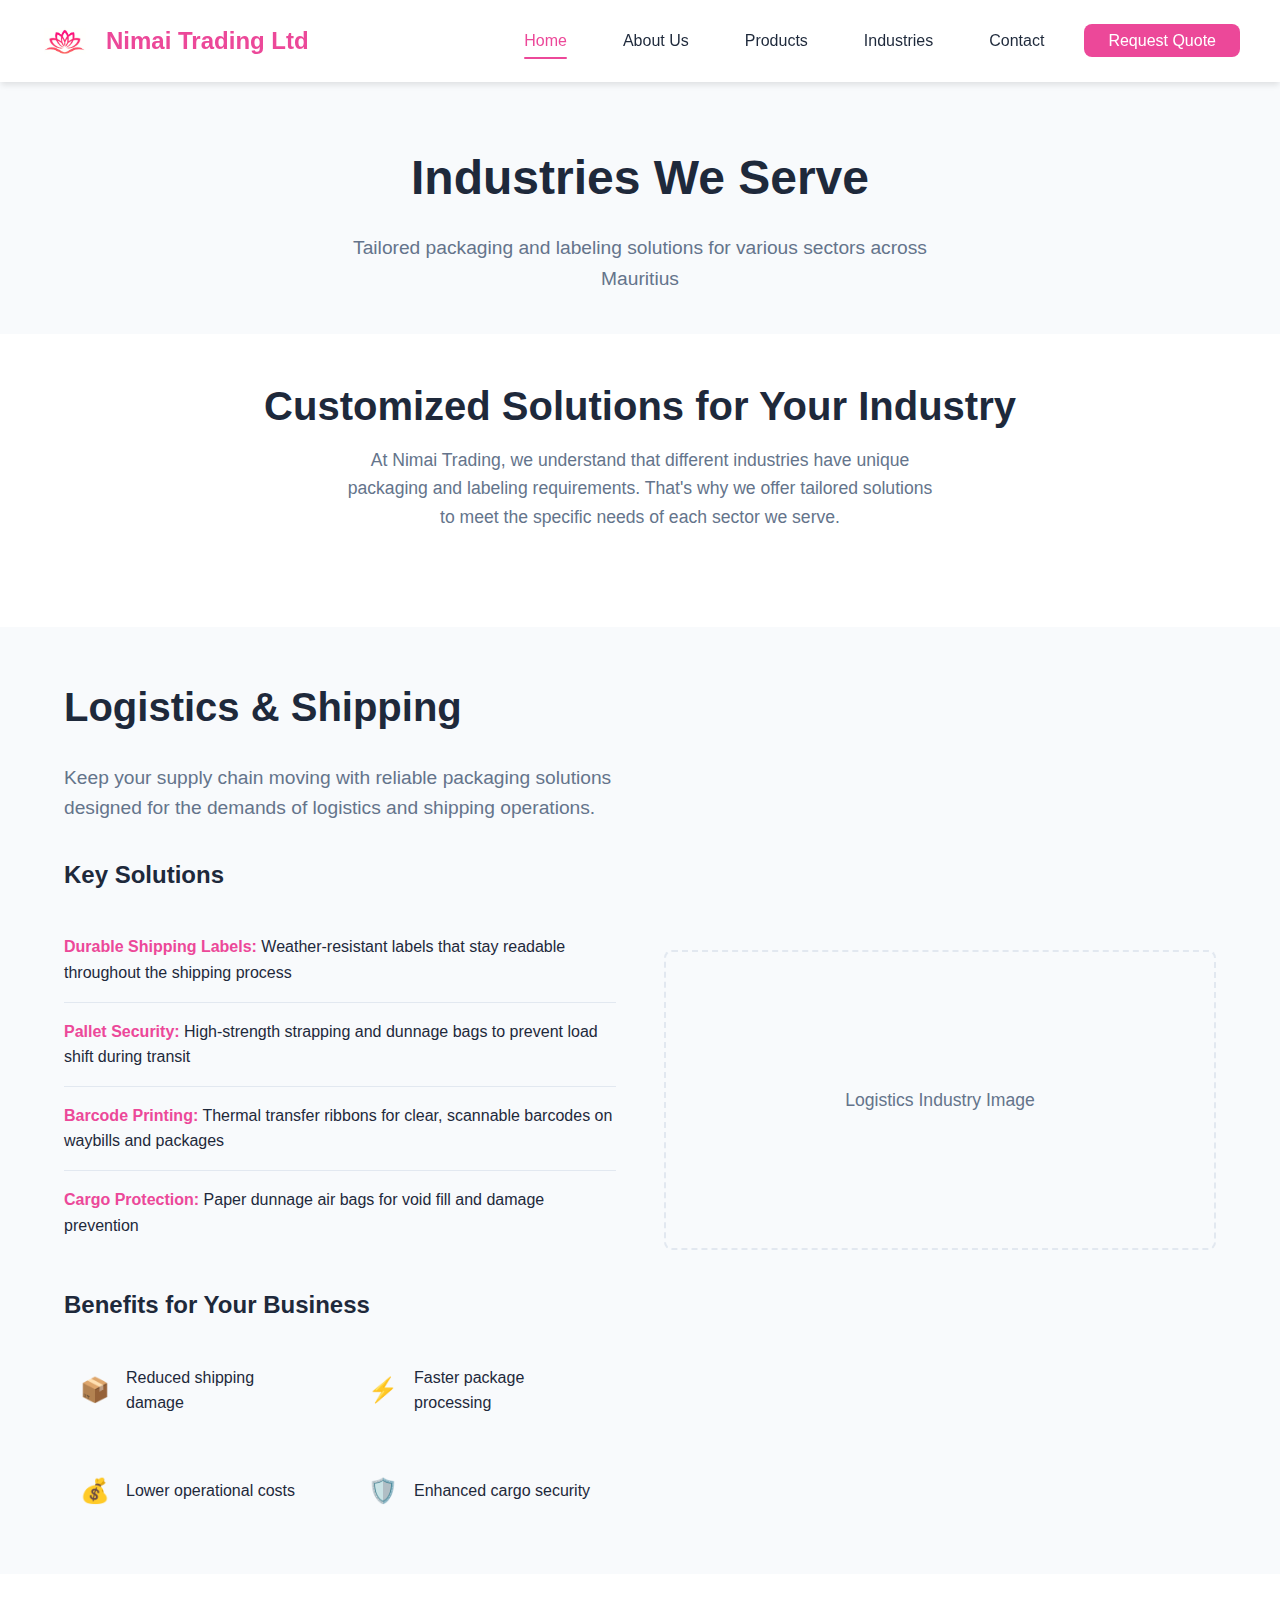
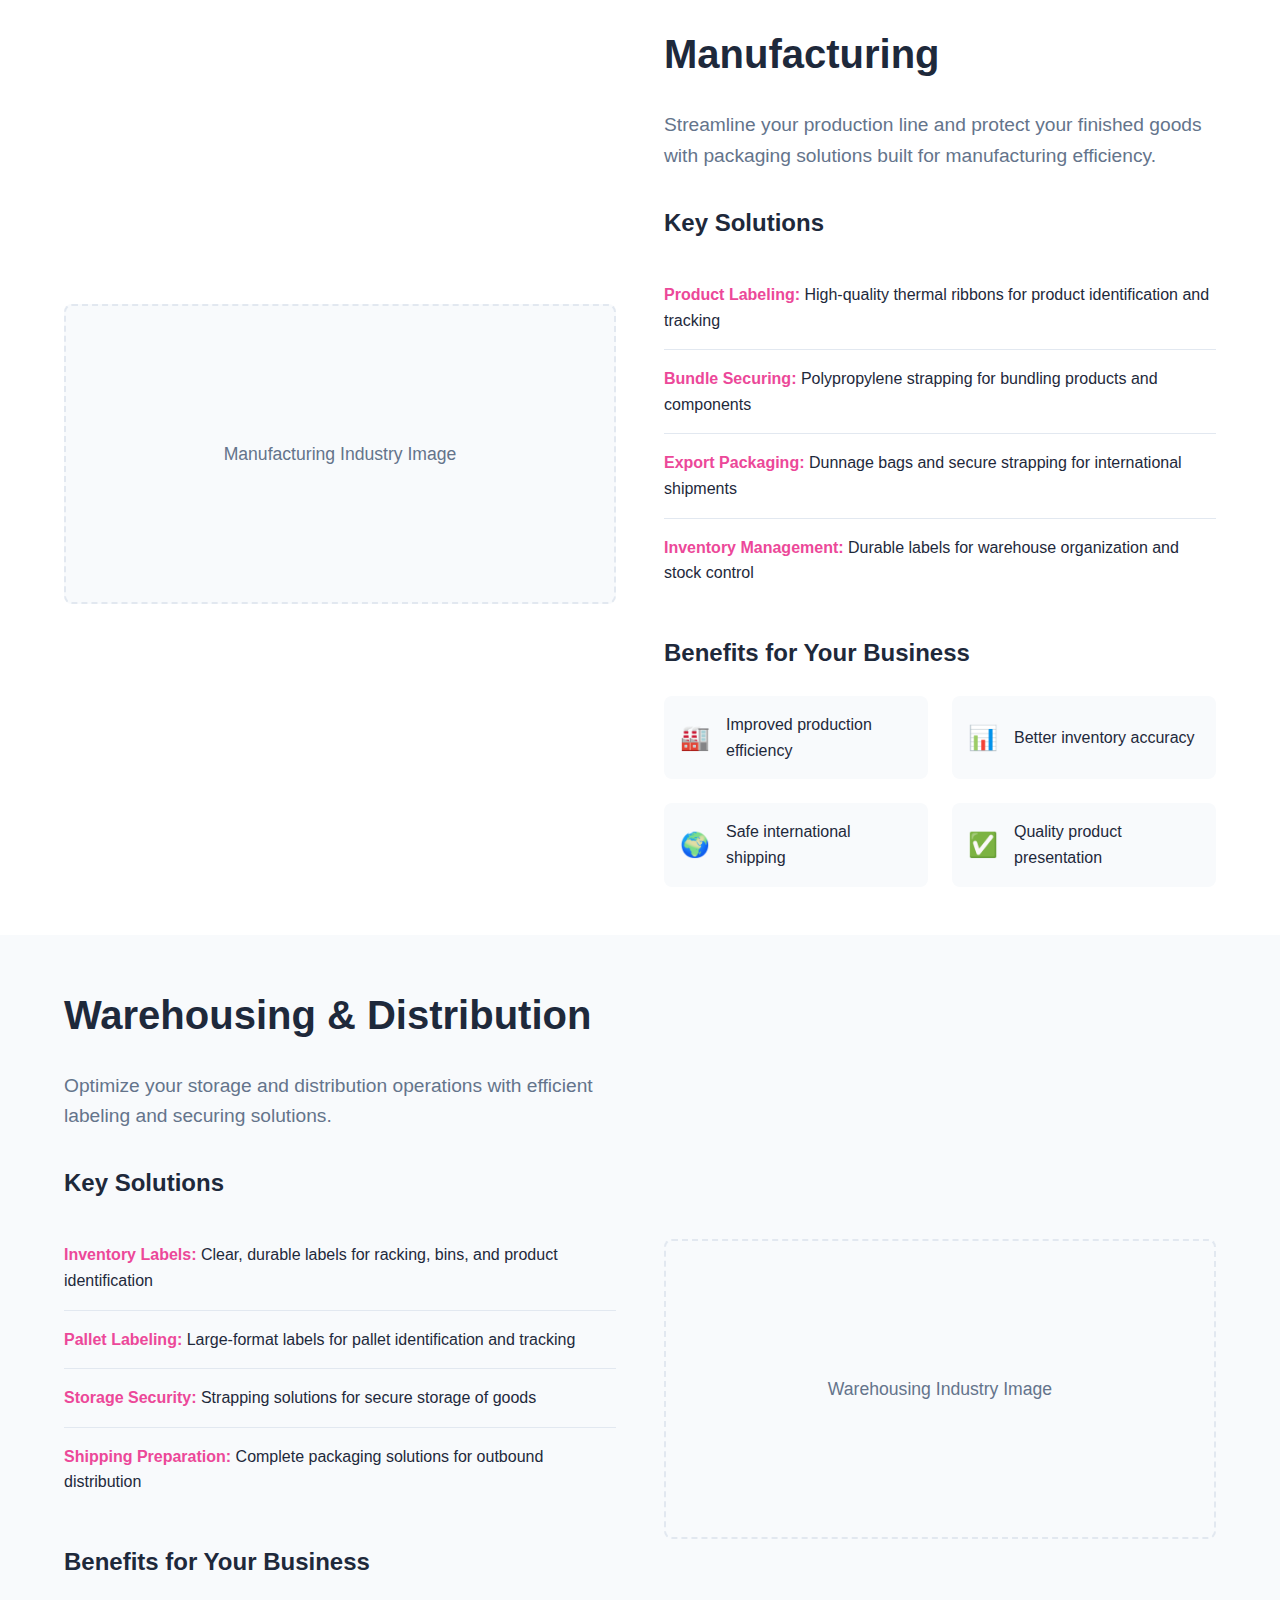
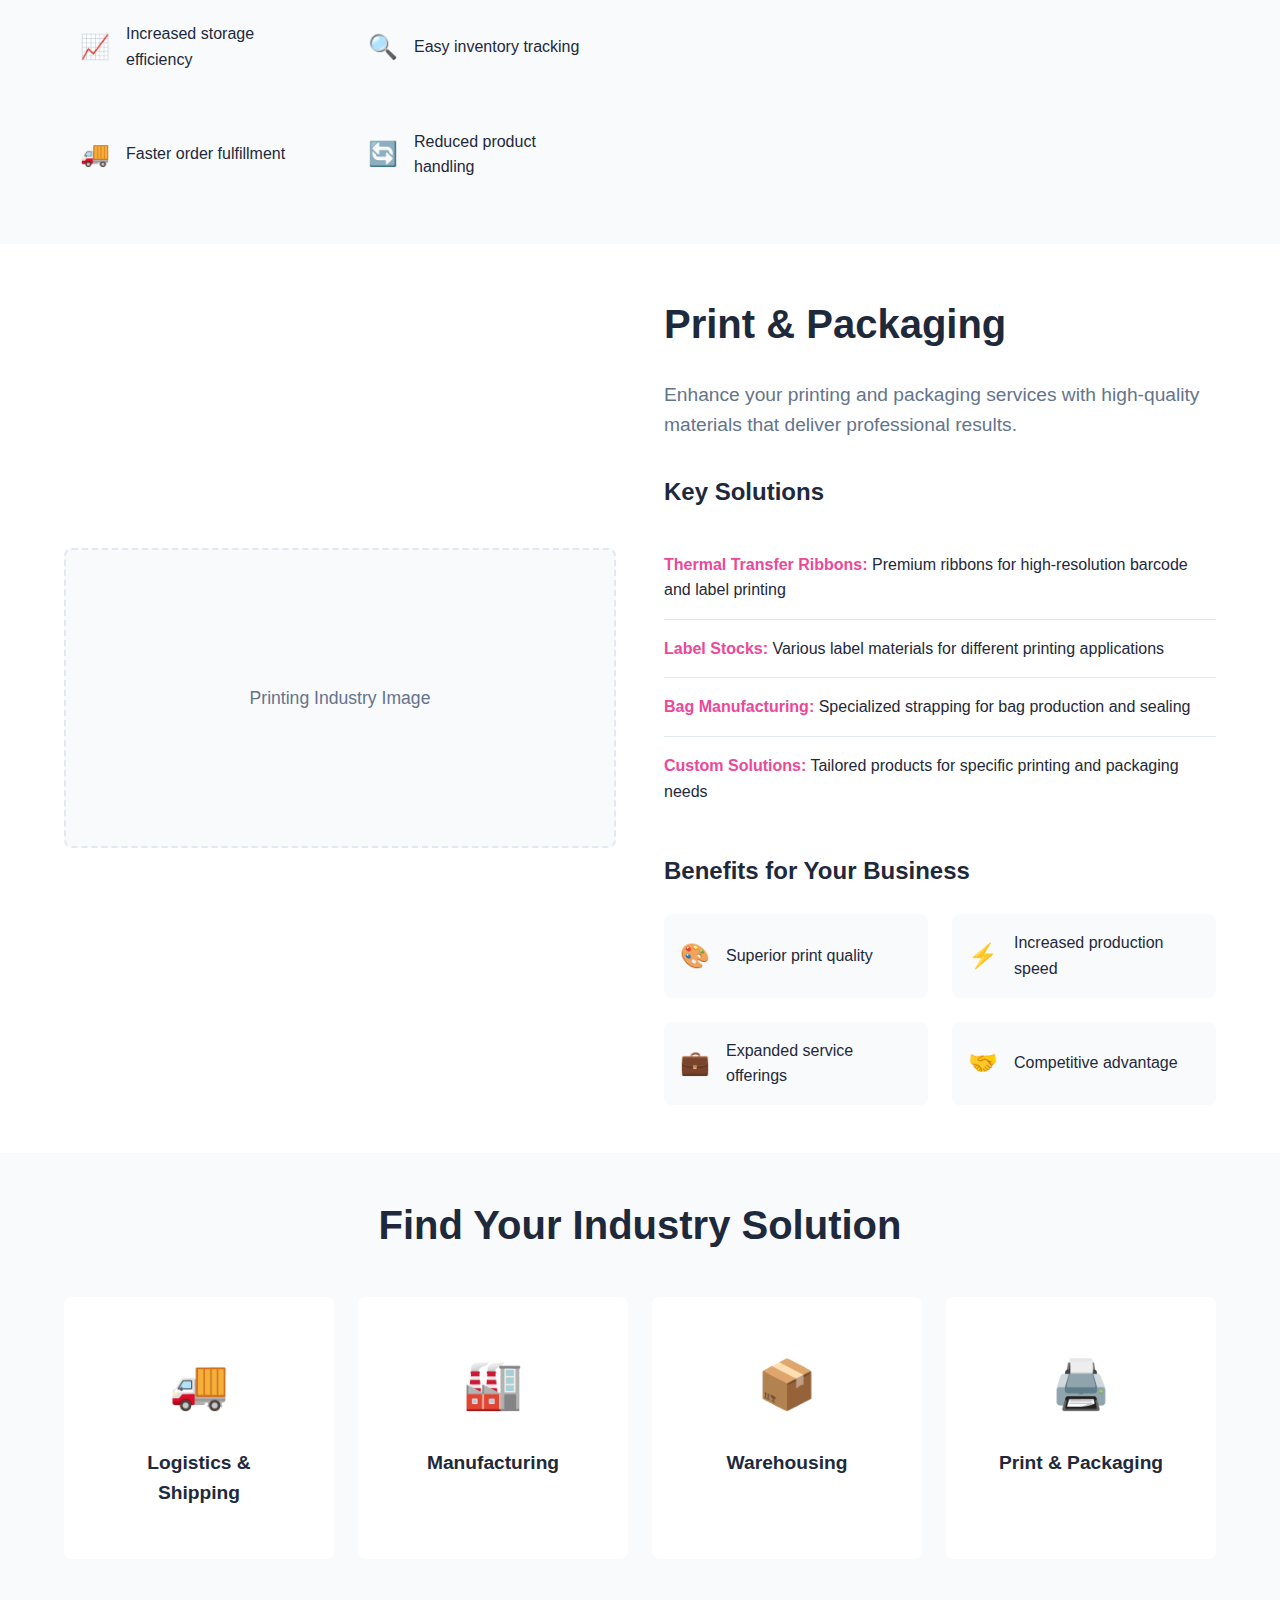
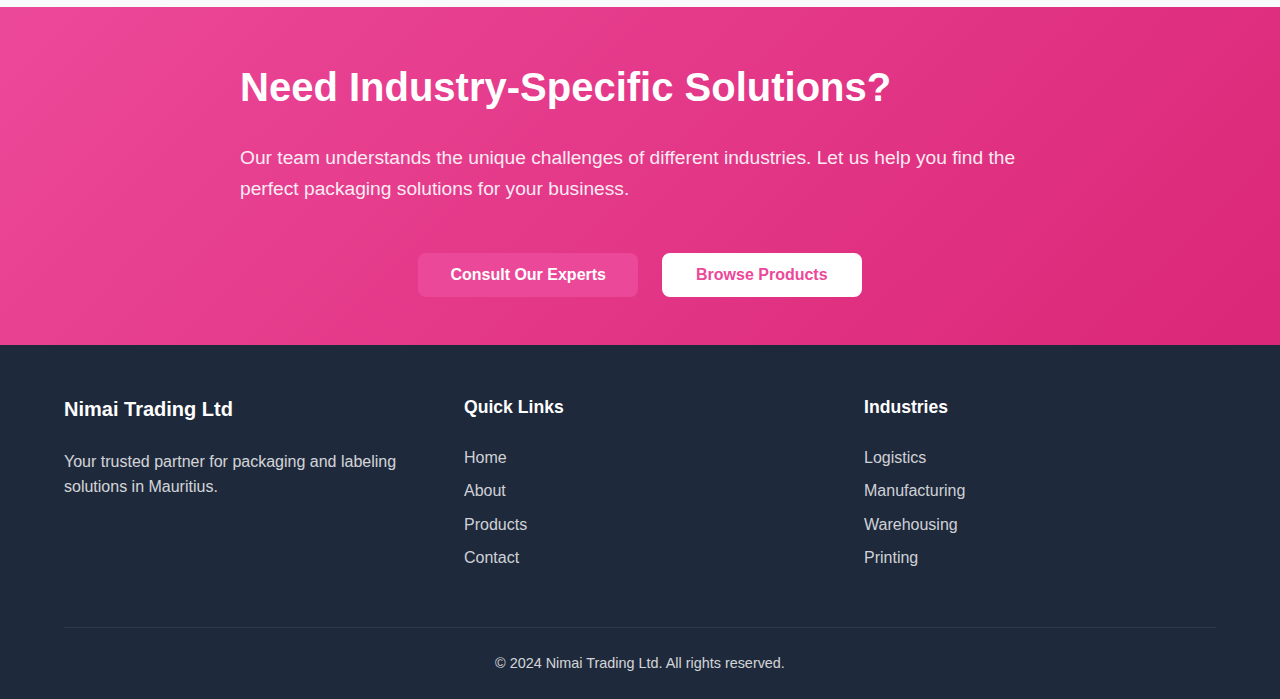
<file: industries.html>
<!DOCTYPE html>
<html lang="en">
<head>
    <meta charset="UTF-8">
    <meta name="viewport" content="width=device-width, initial-scale=1.0">
    <title>Industries We Serve - Nimai Trading Ltd | Mauritius Packaging Solutions</title>
    <meta name="description" content="Nimai Trading serves various industries in Mauritius including logistics, manufacturing, warehousing with tailored packaging solutions.">
    <link rel="stylesheet" href="assets/css/styles.css">
</head>
<body>
    <!-- Header & Navigation -->
    <header class="header">
        <nav class="nav container">
            <a href="index.html" class="nav__logo">
                <img src="assets/images/logo.png" alt="Nimai Trading Ltd - Packaging Solutions Mauritius" class="nav__logo-image">
                <h2 class="nav__logo-text">Nimai Trading Ltd</h2>
            </a>
            <ul class="nav__menu" id="nav-menu">
                <li class="nav__item">
                    <a href="index.html" class="nav__link active">Home</a>
                </li>
                <li class="nav__item">
                    <a href="about.html" class="nav__link">About Us</a>
                </li>
                <li class="nav__item">
                    <a href="products.html" class="nav__link">Products</a>
                </li>
                <li class="nav__item">
                    <a href="industries.html" class="nav__link">Industries</a>
                </li>
                <li class="nav__item">
                    <a href="contact.html" class="nav__link">Contact</a>
                </li>
                <li class="nav__item">
                    <a href="quote.html" class="nav__link nav__link--cta">Request Quote</a>
                </li>
            </ul>
            <div class="nav__toggle" id="nav-toggle">
                <span class="nav__toggle-line"></span>
                <span class="nav__toggle-line"></span>
                <span class="nav__toggle-line"></span>
            </div>
        </nav>
    </header>

    <main class="main">
        <!-- Page Header -->
        <section class="page-header section section--light">
            <div class="container">
                <h1 class="page-header__title">Industries We Serve</h1>
                <p class="page-header__description">Tailored packaging and labeling solutions for various sectors across Mauritius</p>
            </div>
        </section>

        <!-- Industries Overview -->
        <section class="section">
            <div class="container">
                <h2 class="section__title">Customized Solutions for Your Industry</h2>
                <p class="section__description">
                    At Nimai Trading, we understand that different industries have unique packaging and labeling requirements. 
                    That's why we offer tailored solutions to meet the specific needs of each sector we serve.
                </p>
            </div>
        </section>

        <!-- Logistics & Shipping -->
        <section id="logistics" class="industry-feature section section--light">
            <div class="container">
                <div class="industry-feature__content">
                    <div class="industry-feature__info">
                        <h2 class="industry-feature__title">Logistics & Shipping</h2>
                        <p class="industry-feature__description">
                            Keep your supply chain moving with reliable packaging solutions designed for the demands of logistics and shipping operations.
                        </p>
                        <div class="industry-feature__solutions">
                            <h3>Key Solutions</h3>
                            <ul class="solutions-list">
                                <li>
                                    <strong>Durable Shipping Labels:</strong> Weather-resistant labels that stay readable throughout the shipping process
                                </li>
                                <li>
                                    <strong>Pallet Security:</strong> High-strength strapping and dunnage bags to prevent load shift during transit
                                </li>
                                <li>
                                    <strong>Barcode Printing:</strong> Thermal transfer ribbons for clear, scannable barcodes on waybills and packages
                                </li>
                                <li>
                                    <strong>Cargo Protection:</strong> Paper dunnage air bags for void fill and damage prevention
                                </li>
                            </ul>
                        </div>
                        <div class="industry-feature__benefits">
                            <h3>Benefits for Your Business</h3>
                            <div class="benefits-grid">
                                <div class="benefit">
                                    <span class="benefit__icon">📦</span>
                                    <span class="benefit__text">Reduced shipping damage</span>
                                </div>
                                <div class="benefit">
                                    <span class="benefit__icon">⚡</span>
                                    <span class="benefit__text">Faster package processing</span>
                                </div>
                                <div class="benefit">
                                    <span class="benefit__icon">💰</span>
                                    <span class="benefit__text">Lower operational costs</span>
                                </div>
                                <div class="benefit">
                                    <span class="benefit__icon">🛡️</span>
                                    <span class="benefit__text">Enhanced cargo security</span>
                                </div>
                            </div>
                        </div>
                    </div>
                    <div class="industry-feature__image">
                        <div class="image-placeholder">
                            <span>Logistics Industry Image</span>
                        </div>
                    </div>
                </div>
            </div>
        </section>

        <!-- Manufacturing -->
        <section id="manufacturing" class="industry-feature section">
            <div class="container">
                <div class="industry-feature__content industry-feature__content--reverse">
                    <div class="industry-feature__info">
                        <h2 class="industry-feature__title">Manufacturing</h2>
                        <p class="industry-feature__description">
                            Streamline your production line and protect your finished goods with packaging solutions built for manufacturing efficiency.
                        </p>
                        <div class="industry-feature__solutions">
                            <h3>Key Solutions</h3>
                            <ul class="solutions-list">
                                <li>
                                    <strong>Product Labeling:</strong> High-quality thermal ribbons for product identification and tracking
                                </li>
                                <li>
                                    <strong>Bundle Securing:</strong> Polypropylene strapping for bundling products and components
                                </li>
                                <li>
                                    <strong>Export Packaging:</strong> Dunnage bags and secure strapping for international shipments
                                </li>
                                <li>
                                    <strong>Inventory Management:</strong> Durable labels for warehouse organization and stock control
                                </li>
                            </ul>
                        </div>
                        <div class="industry-feature__benefits">
                            <h3>Benefits for Your Business</h3>
                            <div class="benefits-grid">
                                <div class="benefit">
                                    <span class="benefit__icon">🏭</span>
                                    <span class="benefit__text">Improved production efficiency</span>
                                </div>
                                <div class="benefit">
                                    <span class="benefit__icon">📊</span>
                                    <span class="benefit__text">Better inventory accuracy</span>
                                </div>
                                <div class="benefit">
                                    <span class="benefit__icon">🌍</span>
                                    <span class="benefit__text">Safe international shipping</span>
                                </div>
                                <div class="benefit">
                                    <span class="benefit__icon">✅</span>
                                    <span class="benefit__text">Quality product presentation</span>
                                </div>
                            </div>
                        </div>
                    </div>
                    <div class="industry-feature__image">
                        <div class="image-placeholder">
                            <span>Manufacturing Industry Image</span>
                        </div>
                    </div>
                </div>
            </div>
        </section>

        <!-- Warehousing & Distribution -->
        <section id="warehousing" class="industry-feature section section--light">
            <div class="container">
                <div class="industry-feature__content">
                    <div class="industry-feature__info">
                        <h2 class="industry-feature__title">Warehousing & Distribution</h2>
                        <p class="industry-feature__description">
                            Optimize your storage and distribution operations with efficient labeling and securing solutions.
                        </p>
                        <div class="industry-feature__solutions">
                            <h3>Key Solutions</h3>
                            <ul class="solutions-list">
                                <li>
                                    <strong>Inventory Labels:</strong> Clear, durable labels for racking, bins, and product identification
                                </li>
                                <li>
                                    <strong>Pallet Labeling:</strong> Large-format labels for pallet identification and tracking
                                </li>
                                <li>
                                    <strong>Storage Security:</strong> Strapping solutions for secure storage of goods
                                </li>
                                <li>
                                    <strong>Shipping Preparation:</strong> Complete packaging solutions for outbound distribution
                                </li>
                            </ul>
                        </div>
                        <div class="industry-feature__benefits">
                            <h3>Benefits for Your Business</h3>
                            <div class="benefits-grid">
                                <div class="benefit">
                                    <span class="benefit__icon">📈</span>
                                    <span class="benefit__text">Increased storage efficiency</span>
                                </div>
                                <div class="benefit">
                                    <span class="benefit__icon">🔍</span>
                                    <span class="benefit__text">Easy inventory tracking</span>
                                </div>
                                <div class="benefit">
                                    <span class="benefit__icon">🚚</span>
                                    <span class="benefit__text">Faster order fulfillment</span>
                                </div>
                                <div class="benefit">
                                    <span class="benefit__icon">🔄</span>
                                    <span class="benefit__text">Reduced product handling</span>
                                </div>
                            </div>
                        </div>
                    </div>
                    <div class="industry-feature__image">
                        <div class="image-placeholder">
                            <span>Warehousing Industry Image</span>
                        </div>
                    </div>
                </div>
            </div>
        </section>

        <!-- Print & Packaging -->
        <section id="printing" class="industry-feature section">
            <div class="container">
                <div class="industry-feature__content industry-feature__content--reverse">
                    <div class="industry-feature__info">
                        <h2 class="industry-feature__title">Print & Packaging</h2>
                        <p class="industry-feature__description">
                            Enhance your printing and packaging services with high-quality materials that deliver professional results.
                        </p>
                        <div class="industry-feature__solutions">
                            <h3>Key Solutions</h3>
                            <ul class="solutions-list">
                                <li>
                                    <strong>Thermal Transfer Ribbons:</strong> Premium ribbons for high-resolution barcode and label printing
                                </li>
                                <li>
                                    <strong>Label Stocks:</strong> Various label materials for different printing applications
                                </li>
                                <li>
                                    <strong>Bag Manufacturing:</strong> Specialized strapping for bag production and sealing
                                </li>
                                <li>
                                    <strong>Custom Solutions:</strong> Tailored products for specific printing and packaging needs
                                </li>
                            </ul>
                        </div>
                        <div class="industry-feature__benefits">
                            <h3>Benefits for Your Business</h3>
                            <div class="benefits-grid">
                                <div class="benefit">
                                    <span class="benefit__icon">🎨</span>
                                    <span class="benefit__text">Superior print quality</span>
                                </div>
                                <div class="benefit">
                                    <span class="benefit__icon">⚡</span>
                                    <span class="benefit__text">Increased production speed</span>
                                </div>
                                <div class="benefit">
                                    <span class="benefit__icon">💼</span>
                                    <span class="benefit__text">Expanded service offerings</span>
                                </div>
                                <div class="benefit">
                                    <span class="benefit__icon">🤝</span>
                                    <span class="benefit__text">Competitive advantage</span>
                                </div>
                            </div>
                        </div>
                    </div>
                    <div class="industry-feature__image">
                        <div class="image-placeholder">
                            <span>Printing Industry Image</span>
                        </div>
                    </div>
                </div>
            </div>
        </section>

        <!-- Industry Quick Links -->
        <section class="section section--light">
            <div class="container">
                <h2 class="section__title">Find Your Industry Solution</h2>
                <div class="industry-links">
                    <a href="#logistics" class="industry-link">
                        <span class="industry-link__icon">🚚</span>
                        <span class="industry-link__title">Logistics & Shipping</span>
                    </a>
                    <a href="#manufacturing" class="industry-link">
                        <span class="industry-link__icon">🏭</span>
                        <span class="industry-link__title">Manufacturing</span>
                    </a>
                    <a href="#warehousing" class="industry-link">
                        <span class="industry-link__icon">📦</span>
                        <span class="industry-link__title">Warehousing</span>
                    </a>
                    <a href="#printing" class="industry-link">
                        <span class="industry-link__icon">🖨️</span>
                        <span class="industry-link__title">Print & Packaging</span>
                    </a>
                </div>
            </div>
        </section>

        <!-- CTA Section -->
        <section class="section section--dark">
            <div class="container">
                <div class="cta__content">
                    <h2 class="cta__title">Need Industry-Specific Solutions?</h2>
                    <p class="cta__description">
                        Our team understands the unique challenges of different industries. Let us help you find the perfect packaging solutions for your business.
                    </p>
                    <div class="cta__buttons">
                        <a href="contact.html" class="btn btn--primary">Consult Our Experts</a>
                        <a href="products.html" class="btn btn--white">Browse Products</a>
                    </div>
                </div>
            </div>
        </section>
    </main>

    <!-- Footer -->
    <footer class="footer">
        <div class="container">
            <div class="footer__content">
                <div class="footer__section">
                    <h3 class="footer__title">Nimai Trading Ltd</h3>
                    <p class="footer__description">
                        Your trusted partner for packaging and labeling solutions in Mauritius.
                    </p>
                </div>
                <div class="footer__section">
                    <h4 class="footer__subtitle">Quick Links</h4>
                    <ul class="footer__links">
                        <li><a href="index.html">Home</a></li>
                        <li><a href="about.html">About</a></li>
                        <li><a href="products.html">Products</a></li>
                        <li><a href="contact.html">Contact</a></li>
                    </ul>
                </div>
                <div class="footer__section">
                    <h4 class="footer__subtitle">Industries</h4>
                    <ul class="footer__links">
                        <li><a href="industries.html#logistics">Logistics</a></li>
                        <li><a href="industries.html#manufacturing">Manufacturing</a></li>
                        <li><a href="industries.html#warehousing">Warehousing</a></li>
                        <li><a href="industries.html#printing">Printing</a></li>
                    </ul>
                </div>
            </div>
            <div class="footer__bottom">
                <p>&copy; 2024 Nimai Trading Ltd. All rights reserved.</p>
            </div>
        </div>
    </footer>

    <script src="assets/js/main.js"></script>
</body>
</html>
</file>
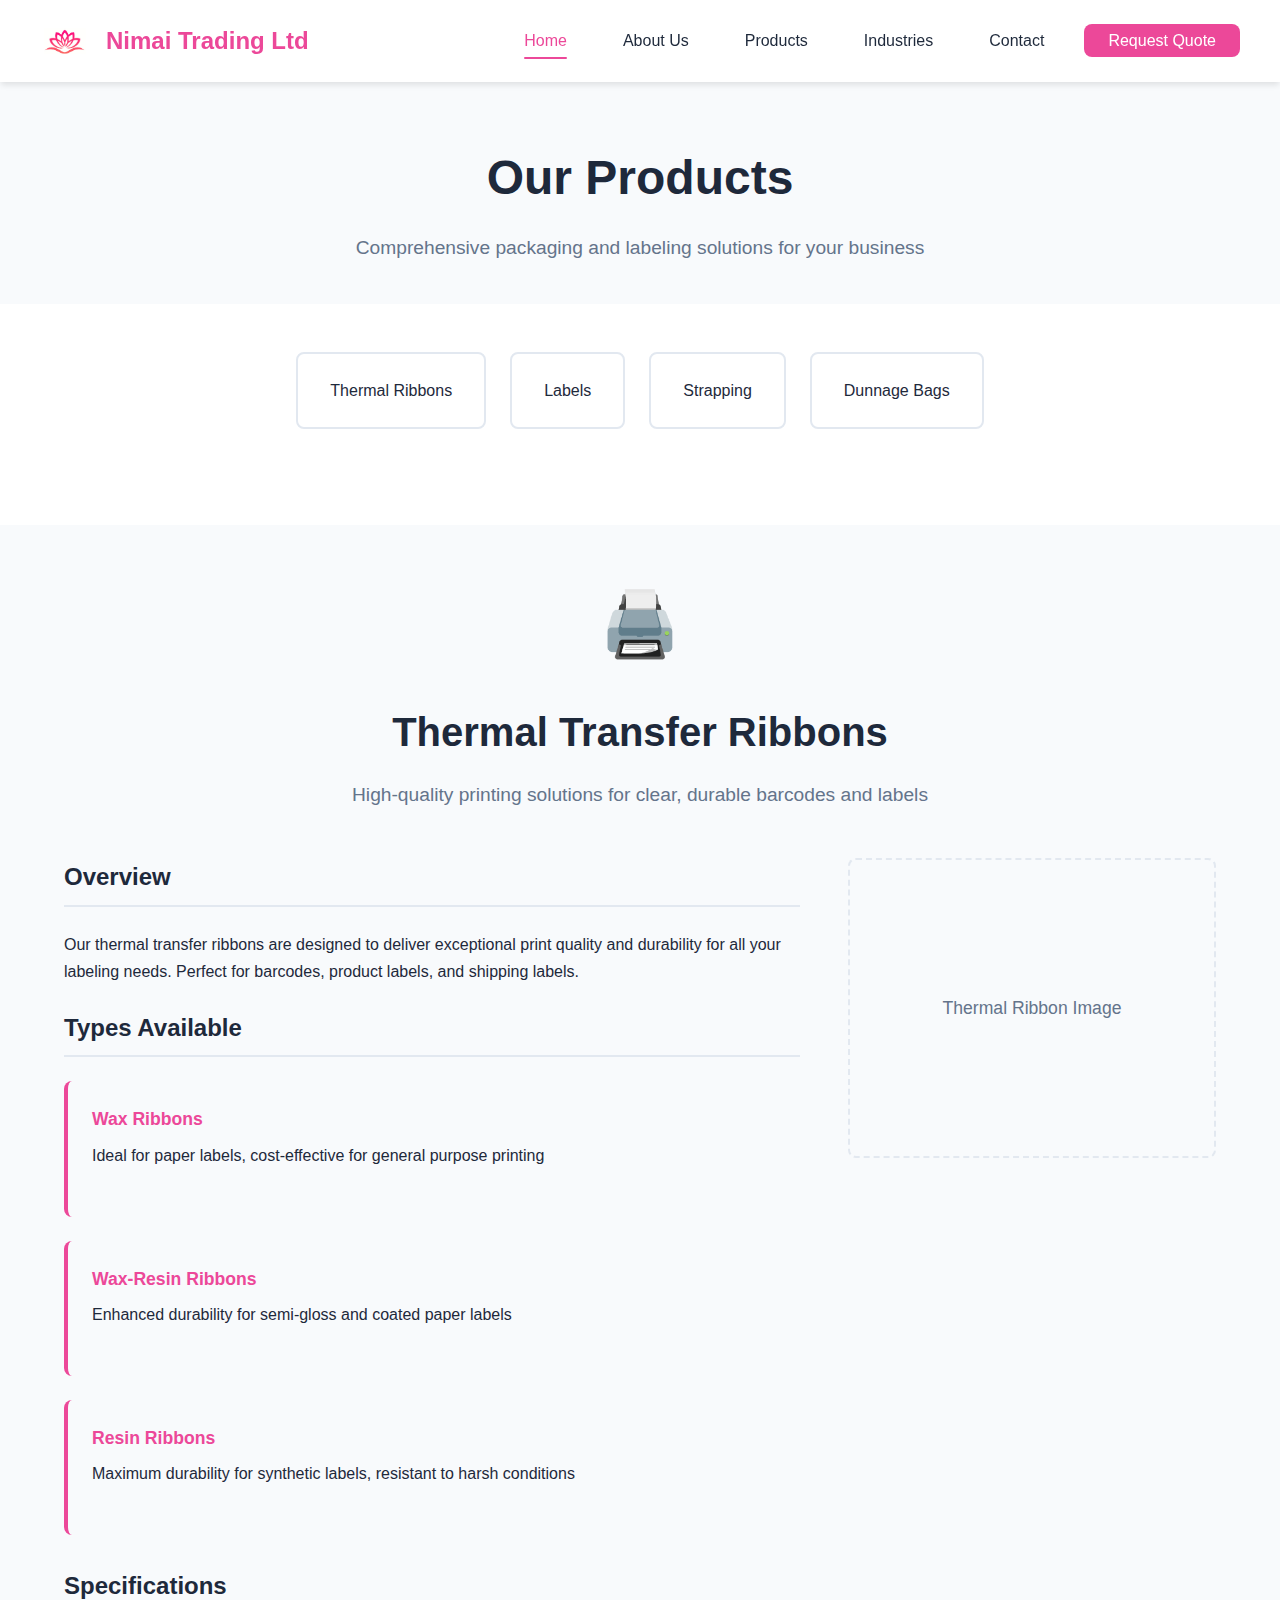
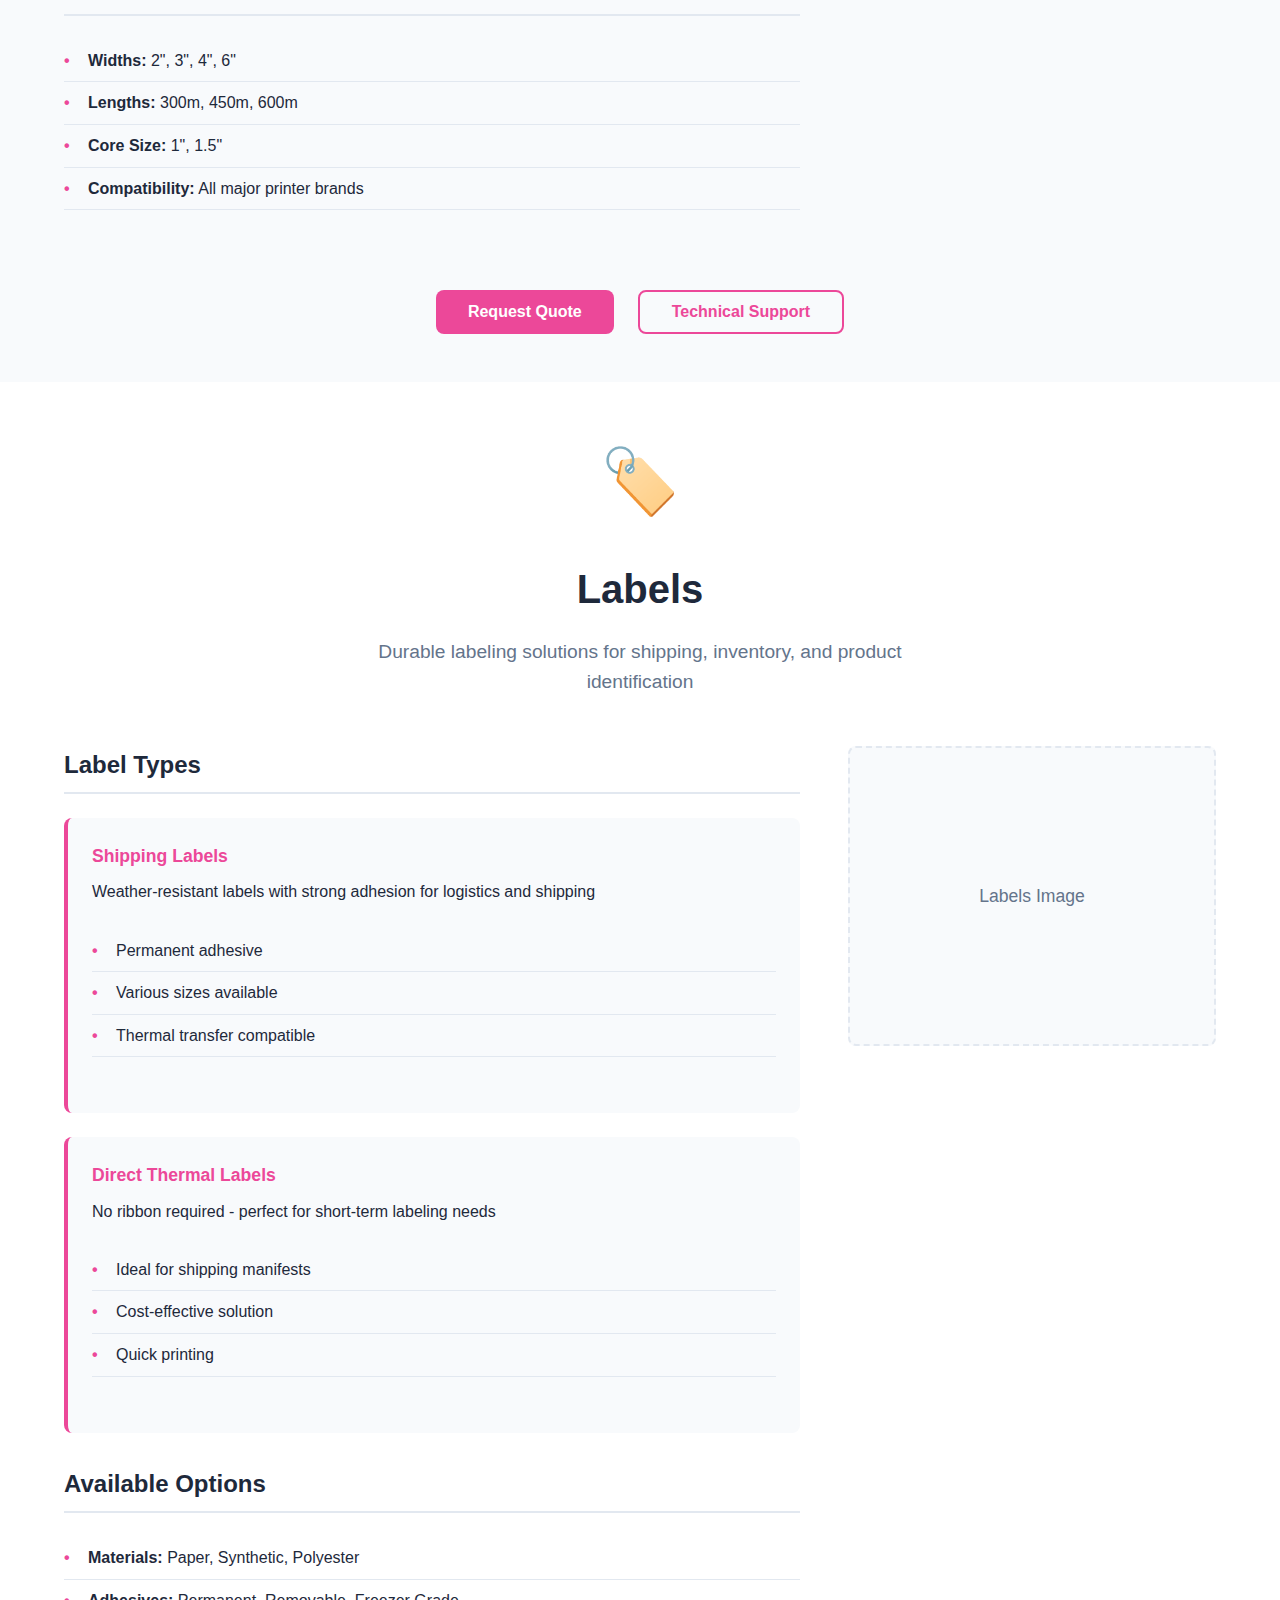
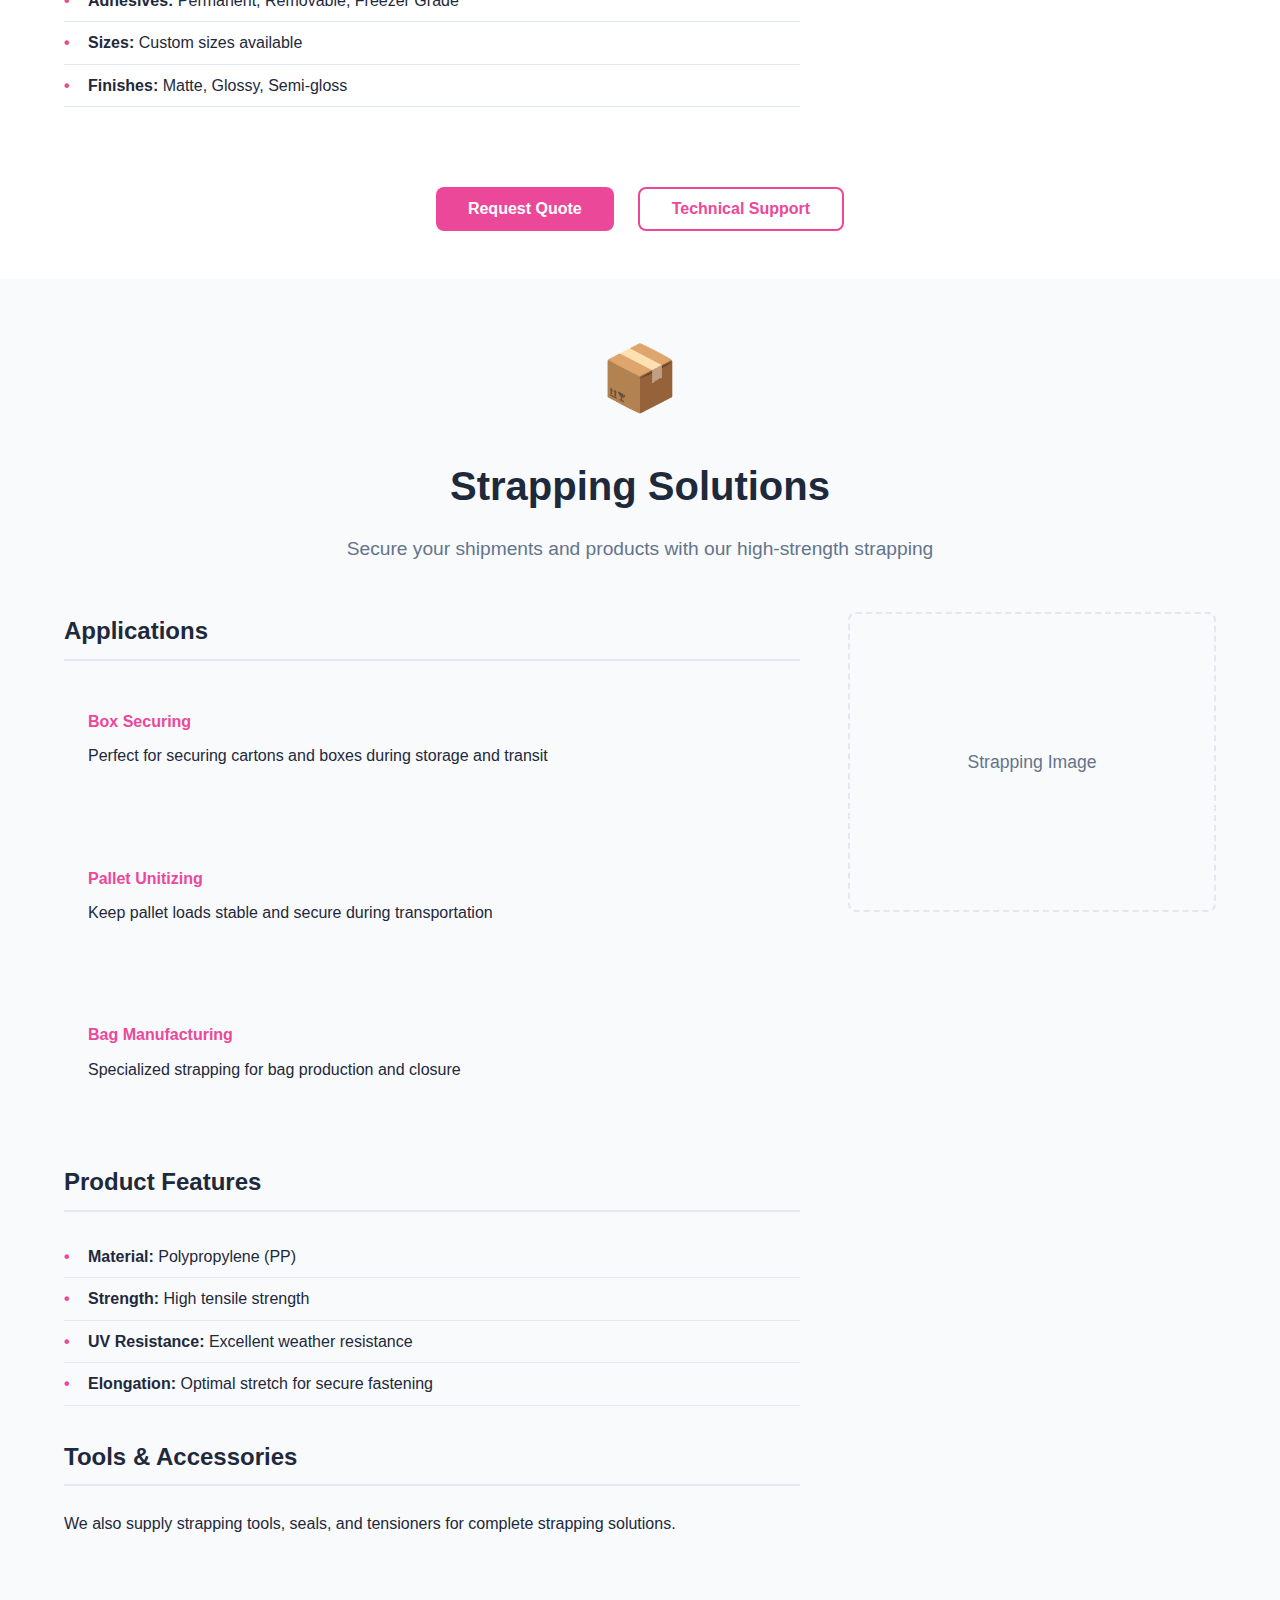
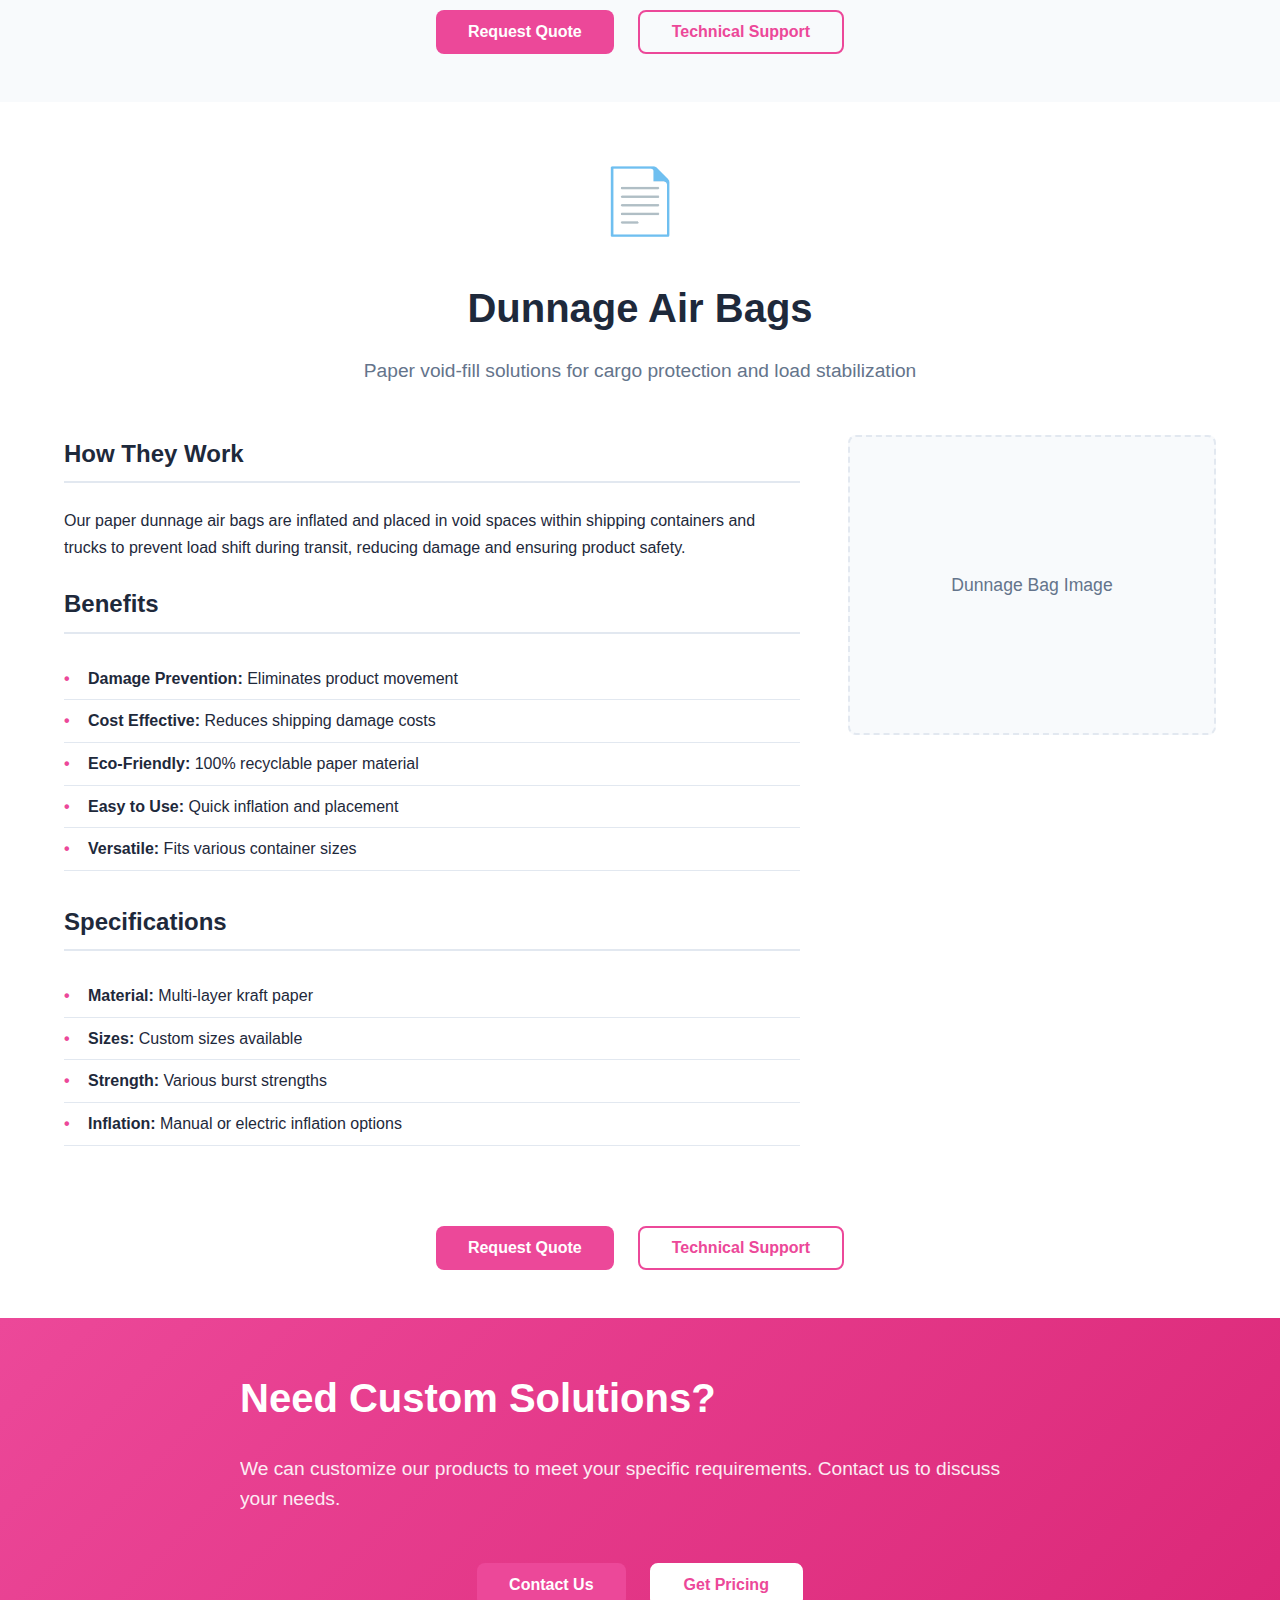
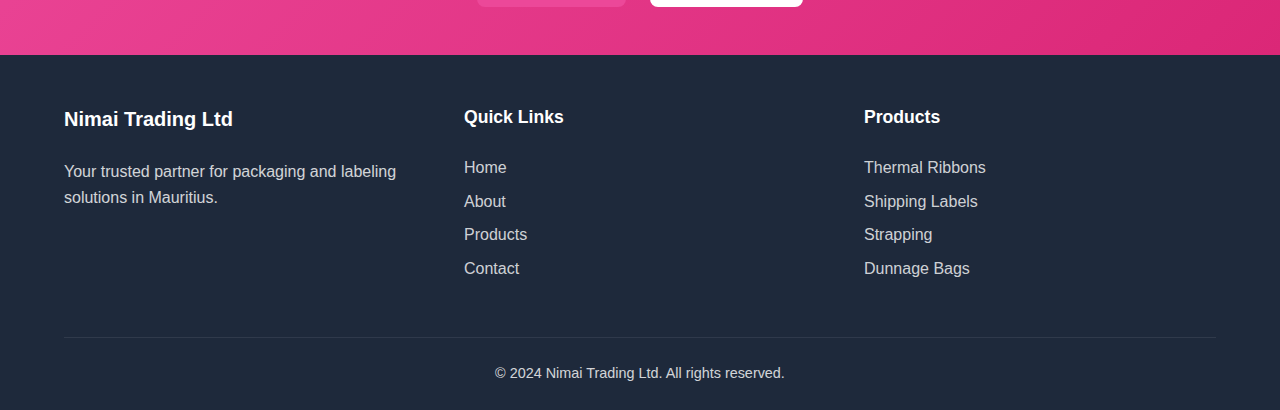
<file: products.html>
<!DOCTYPE html>
<html lang="en">
<head>
    <meta charset="UTF-8">
    <meta name="viewport" content="width=device-width, initial-scale=1.0">
    <title>Our Products - Nimai Trading Ltd | Packaging Supplies Mauritius</title>
    <meta name="description" content="Explore our range of packaging products: thermal transfer ribbons, shipping labels, strapping solutions, and dunnage air bags in Mauritius.">
    <link rel="stylesheet" href="assets/css/styles.css">
</head>
<body>
    <!-- Header & Navigation -->
    <header class="header">
        <nav class="nav container">
            <a href="index.html" class="nav__logo">
                <img src="assets/images/logo.png" alt="Nimai Trading Ltd - Packaging Solutions Mauritius" class="nav__logo-image">
                <h2 class="nav__logo-text">Nimai Trading Ltd</h2>
            </a>
            <ul class="nav__menu" id="nav-menu">
                <li class="nav__item">
                    <a href="index.html" class="nav__link active">Home</a>
                </li>
                <li class="nav__item">
                    <a href="about.html" class="nav__link">About Us</a>
                </li>
                <li class="nav__item">
                    <a href="products.html" class="nav__link">Products</a>
                </li>
                <li class="nav__item">
                    <a href="industries.html" class="nav__link">Industries</a>
                </li>
                <li class="nav__item">
                    <a href="contact.html" class="nav__link">Contact</a>
                </li>
                <li class="nav__item">
                    <a href="quote.html" class="nav__link nav__link--cta">Request Quote</a>
                </li>
            </ul>
            <div class="nav__toggle" id="nav-toggle">
                <span class="nav__toggle-line"></span>
                <span class="nav__toggle-line"></span>
                <span class="nav__toggle-line"></span>
            </div>
        </nav>
    </header>

    <main class="main">
        <!-- Page Header -->
        <section class="page-header section section--light">
            <div class="container">
                <h1 class="page-header__title">Our Products</h1>
                <p class="page-header__description">Comprehensive packaging and labeling solutions for your business</p>
            </div>
        </section>

        <!-- Products Navigation -->
        <section class="section">
            <div class="container">
                <div class="products-nav">
                    <a href="#ribbons" class="products-nav__link">Thermal Ribbons</a>
                    <a href="#labels" class="products-nav__link">Labels</a>
                    <a href="#strapping" class="products-nav__link">Strapping</a>
                    <a href="#dunnage" class="products-nav__link">Dunnage Bags</a>
                </div>
            </div>
        </section>

        <!-- Thermal Transfer Ribbons -->
        <section id="ribbons" class="product-detail section section--light">
            <div class="container">
                <div class="product-detail__header">
                    <div class="product-detail__icon">🖨️</div>
                    <h2 class="product-detail__title">Thermal Transfer Ribbons</h2>
                    <p class="product-detail__subtitle">High-quality printing solutions for clear, durable barcodes and labels</p>
                </div>
                
                <div class="product-detail__content">
                    <div class="product-detail__info">
                        <h3>Overview</h3>
                        <p>Our thermal transfer ribbons are designed to deliver exceptional print quality and durability for all your labeling needs. Perfect for barcodes, product labels, and shipping labels.</p>
                        
                        <h3>Types Available</h3>
                        <div class="product-types">
                            <div class="product-type">
                                <h4>Wax Ribbons</h4>
                                <p>Ideal for paper labels, cost-effective for general purpose printing</p>
                            </div>
                            <div class="product-type">
                                <h4>Wax-Resin Ribbons</h4>
                                <p>Enhanced durability for semi-gloss and coated paper labels</p>
                            </div>
                            <div class="product-type">
                                <h4>Resin Ribbons</h4>
                                <p>Maximum durability for synthetic labels, resistant to harsh conditions</p>
                            </div>
                        </div>

                        <h3>Specifications</h3>
                        <ul class="specs-list">
                            <li><strong>Widths:</strong> 2", 3", 4", 6"</li>
                            <li><strong>Lengths:</strong> 300m, 450m, 600m</li>
                            <li><strong>Core Size:</strong> 1", 1.5"</li>
                            <li><strong>Compatibility:</strong> All major printer brands</li>
                        </ul>
                    </div>
                    
                    <div class="product-detail__image">
                        <div class="image-placeholder">
                            <span>Thermal Ribbon Image</span>
                        </div>
                    </div>
                </div>
                
                <div class="product-detail__actions">
                    <a href="quote.html?product=ribbons" class="btn btn--primary">Request Quote</a>
                    <a href="contact.html" class="btn btn--secondary">Technical Support</a>
                </div>
            </div>
        </section>

        <!-- Labels -->
        <section id="labels" class="product-detail section">
            <div class="container">
                <div class="product-detail__header">
                    <div class="product-detail__icon">🏷️</div>
                    <h2 class="product-detail__title">Labels</h2>
                    <p class="product-detail__subtitle">Durable labeling solutions for shipping, inventory, and product identification</p>
                </div>
                
                <div class="product-detail__content">
                    <div class="product-detail__info">
                        <h3>Label Types</h3>
                        <div class="product-types">
                            <div class="product-type">
                                <h4>Shipping Labels</h4>
                                <p>Weather-resistant labels with strong adhesion for logistics and shipping</p>
                                <ul class="specs-list">
                                    <li>Permanent adhesive</li>
                                    <li>Various sizes available</li>
                                    <li>Thermal transfer compatible</li>
                                </ul>
                            </div>
                            <div class="product-type">
                                <h4>Direct Thermal Labels</h4>
                                <p>No ribbon required - perfect for short-term labeling needs</p>
                                <ul class="specs-list">
                                    <li>Ideal for shipping manifests</li>
                                    <li>Cost-effective solution</li>
                                    <li>Quick printing</li>
                                </ul>
                            </div>
                        </div>

                        <h3>Available Options</h3>
                        <ul class="specs-list">
                            <li><strong>Materials:</strong> Paper, Synthetic, Polyester</li>
                            <li><strong>Adhesives:</strong> Permanent, Removable, Freezer Grade</li>
                            <li><strong>Sizes:</strong> Custom sizes available</li>
                            <li><strong>Finishes:</strong> Matte, Glossy, Semi-gloss</li>
                        </ul>
                    </div>
                    
                    <div class="product-detail__image">
                        <div class="image-placeholder">
                            <span>Labels Image</span>
                        </div>
                    </div>
                </div>
                
                <div class="product-detail__actions">
                    <a href="quote.html?product=labels" class="btn btn--primary">Request Quote</a>
                    <a href="contact.html" class="btn btn--secondary">Technical Support</a>
                </div>
            </div>
        </section>

        <!-- Strapping Solutions -->
        <section id="strapping" class="product-detail section section--light">
            <div class="container">
                <div class="product-detail__header">
                    <div class="product-detail__icon">📦</div>
                    <h2 class="product-detail__title">Strapping Solutions</h2>
                    <p class="product-detail__subtitle">Secure your shipments and products with our high-strength strapping</p>
                </div>
                
                <div class="product-detail__content">
                    <div class="product-detail__info">
                        <h3>Applications</h3>
                        <div class="applications-grid">
                            <div class="application">
                                <h4>Box Securing</h4>
                                <p>Perfect for securing cartons and boxes during storage and transit</p>
                            </div>
                            <div class="application">
                                <h4>Pallet Unitizing</h4>
                                <p>Keep pallet loads stable and secure during transportation</p>
                            </div>
                            <div class="application">
                                <h4>Bag Manufacturing</h4>
                                <p>Specialized strapping for bag production and closure</p>
                            </div>
                        </div>

                        <h3>Product Features</h3>
                        <ul class="specs-list">
                            <li><strong>Material:</strong> Polypropylene (PP)</li>
                            <li><strong>Strength:</strong> High tensile strength</li>
                            <li><strong>UV Resistance:</strong> Excellent weather resistance</li>
                            <li><strong>Elongation:</strong> Optimal stretch for secure fastening</li>
                        </ul>

                        <h3>Tools & Accessories</h3>
                        <p>We also supply strapping tools, seals, and tensioners for complete strapping solutions.</p>
                    </div>
                    
                    <div class="product-detail__image">
                        <div class="image-placeholder">
                            <span>Strapping Image</span>
                        </div>
                    </div>
                </div>
                
                <div class="product-detail__actions">
                    <a href="quote.html?product=strapping" class="btn btn--primary">Request Quote</a>
                    <a href="contact.html" class="btn btn--secondary">Technical Support</a>
                </div>
            </div>
        </section>

        <!-- Dunnage Air Bags -->
        <section id="dunnage" class="product-detail section">
            <div class="container">
                <div class="product-detail__header">
                    <div class="product-detail__icon">📄</div>
                    <h2 class="product-detail__title">Dunnage Air Bags</h2>
                    <p class="product-detail__subtitle">Paper void-fill solutions for cargo protection and load stabilization</p>
                </div>
                
                <div class="product-detail__content">
                    <div class="product-detail__info">
                        <h3>How They Work</h3>
                        <p>Our paper dunnage air bags are inflated and placed in void spaces within shipping containers and trucks to prevent load shift during transit, reducing damage and ensuring product safety.</p>
                        
                        <h3>Benefits</h3>
                        <ul class="specs-list">
                            <li><strong>Damage Prevention:</strong> Eliminates product movement</li>
                            <li><strong>Cost Effective:</strong> Reduces shipping damage costs</li>
                            <li><strong>Eco-Friendly:</strong> 100% recyclable paper material</li>
                            <li><strong>Easy to Use:</strong> Quick inflation and placement</li>
                            <li><strong>Versatile:</strong> Fits various container sizes</li>
                        </ul>

                        <h3>Specifications</h3>
                        <ul class="specs-list">
                            <li><strong>Material:</strong> Multi-layer kraft paper</li>
                            <li><strong>Sizes:</strong> Custom sizes available</li>
                            <li><strong>Strength:</strong> Various burst strengths</li>
                            <li><strong>Inflation:</strong> Manual or electric inflation options</li>
                        </ul>
                    </div>
                    
                    <div class="product-detail__image">
                        <div class="image-placeholder">
                            <span>Dunnage Bag Image</span>
                        </div>
                    </div>
                </div>
                
                <div class="product-detail__actions">
                    <a href="quote.html?product=dunnage" class="btn btn--primary">Request Quote</a>
                    <a href="contact.html" class="btn btn--secondary">Technical Support</a>
                </div>
            </div>
        </section>

        <!-- CTA Section -->
        <section class="section section--dark">
            <div class="container">
                <div class="cta__content">
                    <h2 class="cta__title">Need Custom Solutions?</h2>
                    <p class="cta__description">
                        We can customize our products to meet your specific requirements. Contact us to discuss your needs.
                    </p>
                    <div class="cta__buttons">
                        <a href="contact.html" class="btn btn--primary">Contact Us</a>
                        <a href="quote.html" class="btn btn--white">Get Pricing</a>
                    </div>
                </div>
            </div>
        </section>
    </main>

    <!-- Footer -->
    <footer class="footer">
        <div class="container">
            <div class="footer__content">
                <div class="footer__section">
                    <h3 class="footer__title">Nimai Trading Ltd</h3>
                    <p class="footer__description">
                        Your trusted partner for packaging and labeling solutions in Mauritius.
                    </p>
                </div>
                <div class="footer__section">
                    <h4 class="footer__subtitle">Quick Links</h4>
                    <ul class="footer__links">
                        <li><a href="index.html">Home</a></li>
                        <li><a href="about.html">About</a></li>
                        <li><a href="products.html">Products</a></li>
                        <li><a href="contact.html">Contact</a></li>
                    </ul>
                </div>
                <div class="footer__section">
                    <h4 class="footer__subtitle">Products</h4>
                    <ul class="footer__links">
                        <li><a href="products.html#ribbons">Thermal Ribbons</a></li>
                        <li><a href="products.html#labels">Shipping Labels</a></li>
                        <li><a href="products.html#strapping">Strapping</a></li>
                        <li><a href="products.html#dunnage">Dunnage Bags</a></li>
                    </ul>
                </div>
            </div>
            <div class="footer__bottom">
                <p>&copy; 2024 Nimai Trading Ltd. All rights reserved.</p>
            </div>
        </div>
    </footer>

    <script src="assets/js/main.js"></script>
</body>
</html>
</file>
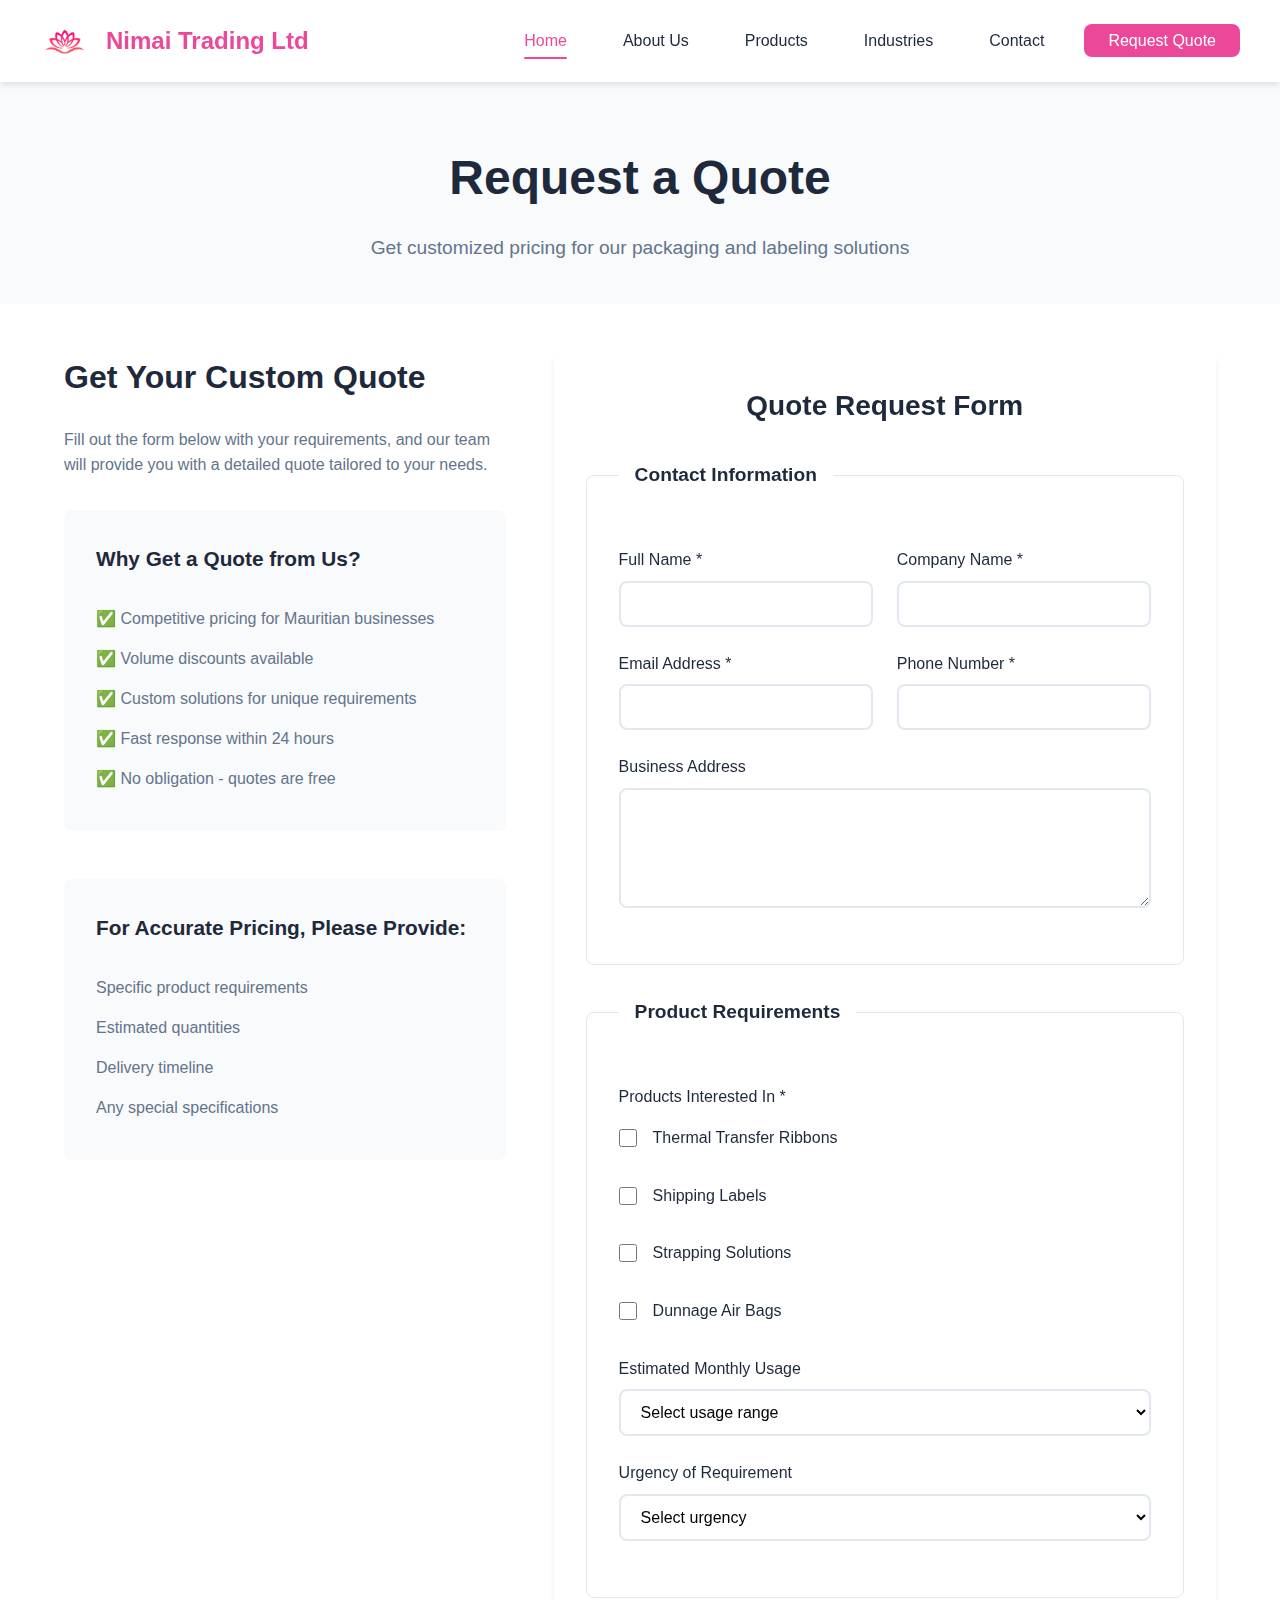
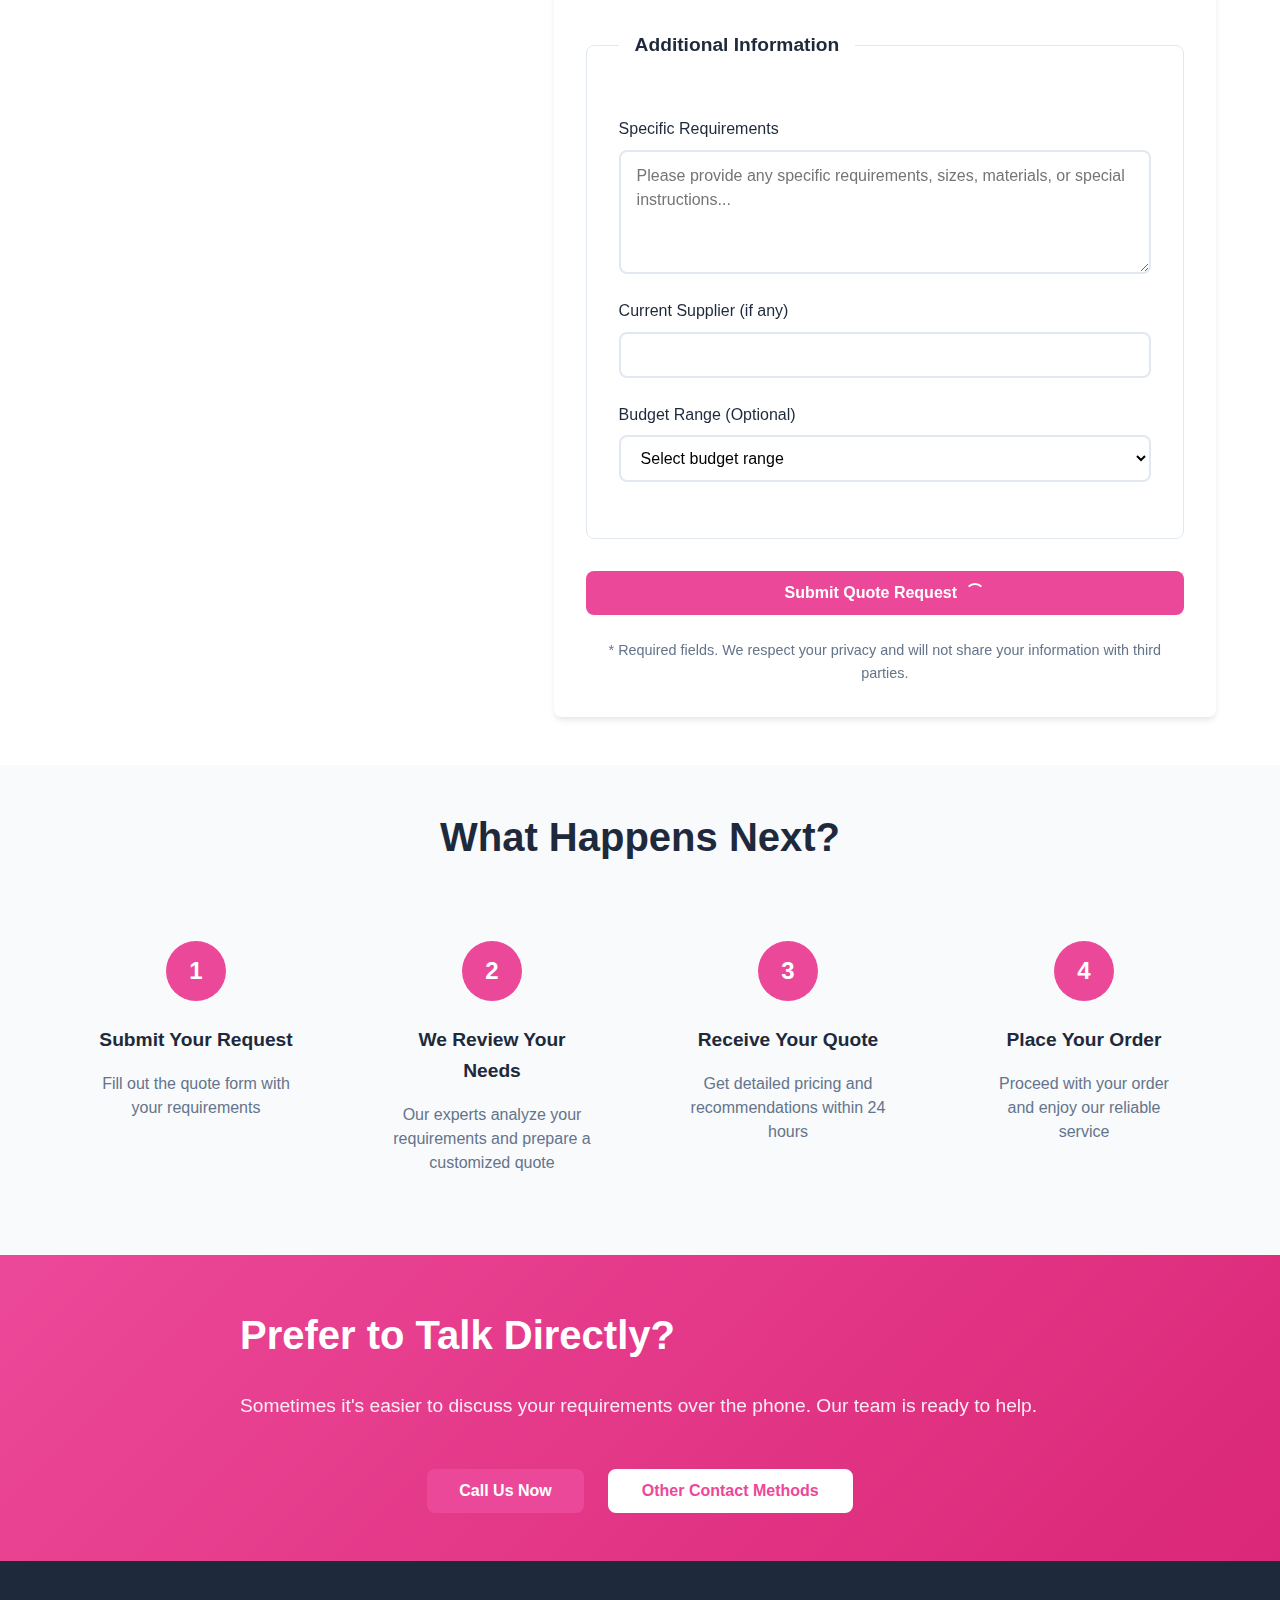
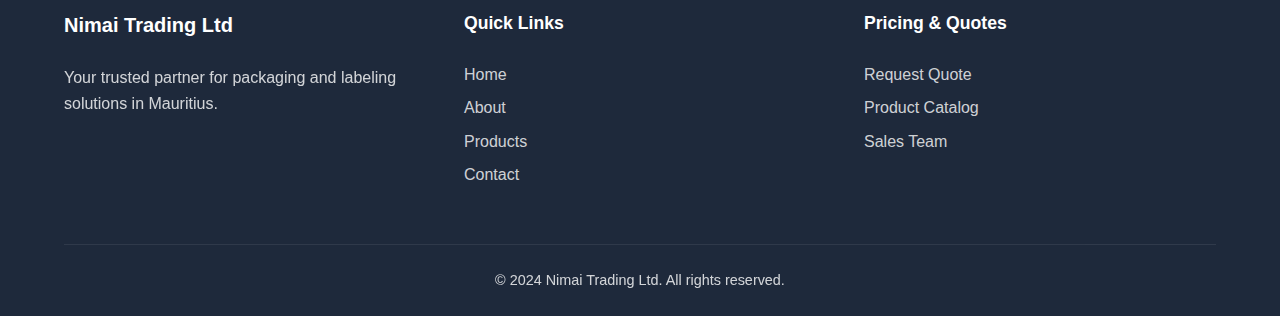
<file: quote.html>
<!DOCTYPE html>
<html lang="en">
<head>
    <meta charset="UTF-8">
    <meta name="viewport" content="width=device-width, initial-scale=1.0">
    <title>Request Quote - Nimai Trading Ltd | Mauritius Packaging Pricing</title>
    <meta name="description" content="Get a custom quote for packaging solutions from Nimai Trading Ltd. Thermal ribbons, labels, strapping, and dunnage bags in Mauritius.">
    <link rel="stylesheet" href="assets/css/styles.css">
</head>
<body>
    <!-- Header & Navigation -->
    <header class="header">
        <nav class="nav container">
            <a href="index.html" class="nav__logo">
                <img src="assets/images/logo.png" alt="Nimai Trading Ltd - Packaging Solutions Mauritius" class="nav__logo-image">
                <h2 class="nav__logo-text">Nimai Trading Ltd</h2>
            </a>
            <ul class="nav__menu" id="nav-menu">
                <li class="nav__item">
                    <a href="index.html" class="nav__link active">Home</a>
                </li>
                <li class="nav__item">
                    <a href="about.html" class="nav__link">About Us</a>
                </li>
                <li class="nav__item">
                    <a href="products.html" class="nav__link">Products</a>
                </li>
                <li class="nav__item">
                    <a href="industries.html" class="nav__link">Industries</a>
                </li>
                <li class="nav__item">
                    <a href="contact.html" class="nav__link">Contact</a>
                </li>
                <li class="nav__item">
                    <a href="quote.html" class="nav__link nav__link--cta">Request Quote</a>
                </li>
            </ul>
            <div class="nav__toggle" id="nav-toggle">
                <span class="nav__toggle-line"></span>
                <span class="nav__toggle-line"></span>
                <span class="nav__toggle-line"></span>
            </div>
        </nav>
    </header>

    <main class="main">
        <!-- Page Header -->
        <section class="page-header section section--light">
            <div class="container">
                <h1 class="page-header__title">Request a Quote</h1>
                <p class="page-header__description">Get customized pricing for our packaging and labeling solutions</p>
            </div>
        </section>

        <!-- Quote Form Section -->
        <section class="section">
            <div class="container">
                <div class="quote-process">
                    <div class="quote-info">
                        <h2>Get Your Custom Quote</h2>
                        <p>Fill out the form below with your requirements, and our team will provide you with a detailed quote tailored to your needs.</p>
                        
                        <div class="quote-benefits">
                            <h3>Why Get a Quote from Us?</h3>
                            <ul>
                                <li>✅ Competitive pricing for Mauritian businesses</li>
                                <li>✅ Volume discounts available</li>
                                <li>✅ Custom solutions for unique requirements</li>
                                <li>✅ Fast response within 24 hours</li>
                                <li>✅ No obligation - quotes are free</li>
                            </ul>
                        </div>
                        
                        <div class="quote-tips">
                            <h3>For Accurate Pricing, Please Provide:</h3>
                            <ul>
                                <li>Specific product requirements</li>
                                <li>Estimated quantities</li>
                                <li>Delivery timeline</li>
                                <li>Any special specifications</li>
                            </ul>
                        </div>
                    </div>
                    
                    <div class="quote-form-container">
                        <form class="quote-form card" id="quoteForm">
                            <div class="card__body">
                                <h2 class="quote-form__title">Quote Request Form</h2>
                                
                                <div class="form__success" id="quoteSuccess">
                                    Thank you for your quote request! We'll get back to you with pricing within 24 hours.
                                </div>

                                <!-- Contact Information -->
                                <fieldset class="form-section">
                                    <legend class="form-section__title">Contact Information</legend>
                                    
                                    <div class="form-row">
                                        <div class="form__group">
                                            <label for="quoteName" class="form__label">Full Name *</label>
                                            <input type="text" id="quoteName" name="name" class="form__input" required>
                                        </div>
                                        <div class="form__group">
                                            <label for="quoteCompany" class="form__label">Company Name *</label>
                                            <input type="text" id="quoteCompany" name="company" class="form__input" required>
                                        </div>
                                    </div>
                                    
                                    <div class="form-row">
                                        <div class="form__group">
                                            <label for="quoteEmail" class="form__label">Email Address *</label>
                                            <input type="email" id="quoteEmail" name="email" class="form__input" required>
                                        </div>
                                        <div class="form__group">
                                            <label for="quotePhone" class="form__label">Phone Number *</label>
                                            <input type="tel" id="quotePhone" name="phone" class="form__input" required>
                                        </div>
                                    </div>
                                    
                                    <div class="form__group">
                                        <label for="quoteAddress" class="form__label">Business Address</label>
                                        <textarea id="quoteAddress" name="address" class="form__input form__textarea" rows="3"></textarea>
                                    </div>
                                </fieldset>

                                <!-- Product Selection -->
                                <fieldset class="form-section">
                                    <legend class="form-section__title">Product Requirements</legend>
                                    
                                    <div class="form__group">
                                        <label class="form__label">Products Interested In *</label>
                                        <div class="checkbox-group">
                                            <label class="checkbox">
                                                <input type="checkbox" name="products" value="thermal-ribbons">
                                                <span class="checkbox__label">Thermal Transfer Ribbons</span>
                                            </label>
                                            <label class="checkbox">
                                                <input type="checkbox" name="products" value="shipping-labels">
                                                <span class="checkbox__label">Shipping Labels</span>
                                            </label>
                                            <label class="checkbox">
                                                <input type="checkbox" name="products" value="strapping">
                                                <span class="checkbox__label">Strapping Solutions</span>
                                            </label>
                                            <label class="checkbox">
                                                <input type="checkbox" name="products" value="dunnage-bags">
                                                <span class="checkbox__label">Dunnage Air Bags</span>
                                            </label>
                                        </div>
                                    </div>

                                    <!-- Dynamic product details would be added here with JavaScript -->
                                    <div id="productDetails"></div>

                                    <div class="form__group">
                                        <label for="quantity" class="form__label">Estimated Monthly Usage</label>
                                        <select id="quantity" name="quantity" class="form__select">
                                            <option value="">Select usage range</option>
                                            <option value="low">Low (Under 100 units)</option>
                                            <option value="medium">Medium (100-500 units)</option>
                                            <option value="high">High (500-1000 units)</option>
                                            <option value="bulk">Bulk (1000+ units)</option>
                                            <option value="custom">Custom Requirements</option>
                                        </select>
                                    </div>

                                    <div class="form__group">
                                        <label for="urgency" class="form__label">Urgency of Requirement</label>
                                        <select id="urgency" name="urgency" class="form__select">
                                            <option value="">Select urgency</option>
                                            <option value="immediate">Immediate (Within 1 week)</option>
                                            <option value="soon">Soon (Within 2-4 weeks)</option>
                                            <option value="planning">Planning Stage (1-3 months)</option>
                                            <option value="future">Future Reference (3+ months)</option>
                                        </select>
                                    </div>
                                </fieldset>

                                <!-- Additional Information -->
                                <fieldset class="form-section">
                                    <legend class="form-section__title">Additional Information</legend>
                                    
                                    <div class="form__group">
                                        <label for="specifications" class="form__label">Specific Requirements</label>
                                        <textarea id="specifications" name="specifications" class="form__input form__textarea" rows="4" placeholder="Please provide any specific requirements, sizes, materials, or special instructions..."></textarea>
                                    </div>
                                    
                                    <div class="form__group">
                                        <label for="currentSupplier" class="form__label">Current Supplier (if any)</label>
                                        <input type="text" id="currentSupplier" name="current_supplier" class="form__input">
                                    </div>
                                    
                                    <div class="form__group">
                                        <label for="budget" class="form__label">Budget Range (Optional)</label>
                                        <select id="budget" name="budget" class="form__select">
                                            <option value="">Select budget range</option>
                                            <option value="under-5k">Under MUR 5,000</option>
                                            <option value="5k-20k">MUR 5,000 - 20,000</option>
                                            <option value="20k-50k">MUR 20,000 - 50,000</option>
                                            <option value="50k-plus">MUR 50,000+</option>
                                            <option value="not-sure">Not Sure</option>
                                        </select>
                                    </div>
                                </fieldset>

                                <button type="submit" class="btn btn--primary btn--full form__submit">
                                    <span class="btn__text">Submit Quote Request</span>
                                    <div class="spinner hidden"></div>
                                </button>
                                
                                <p class="form-note">
                                    * Required fields. We respect your privacy and will not share your information with third parties.
                                </p>
                            </div>
                        </form>
                    </div>
                </div>
            </div>
        </section>

        <!-- Next Steps -->
        <section class="section section--light">
            <div class="container">
                <h2 class="section__title">What Happens Next?</h2>
                <div class="process-steps">
                    <div class="process-step">
                        <div class="process-step__number">1</div>
                        <h3 class="process-step__title">Submit Your Request</h3>
                        <p class="process-step__description">Fill out the quote form with your requirements</p>
                    </div>
                    <div class="process-step">
                        <div class="process-step__number">2</div>
                        <h3 class="process-step__title">We Review Your Needs</h3>
                        <p class="process-step__description">Our experts analyze your requirements and prepare a customized quote</p>
                    </div>
                    <div class="process-step">
                        <div class="process-step__number">3</div>
                        <h3 class="process-step__title">Receive Your Quote</h3>
                        <p class="process-step__description">Get detailed pricing and recommendations within 24 hours</p>
                    </div>
                    <div class="process-step">
                        <div class="process-step__number">4</div>
                        <h3 class="process-step__title">Place Your Order</h3>
                        <p class="process-step__description">Proceed with your order and enjoy our reliable service</p>
                    </div>
                </div>
            </div>
        </section>

        <!-- Contact Alternative -->
        <section class="section section--dark">
            <div class="container">
                <div class="cta__content">
                    <h2 class="cta__title">Prefer to Talk Directly?</h2>
                    <p class="cta__description">
                        Sometimes it's easier to discuss your requirements over the phone. Our team is ready to help.
                    </p>
                    <div class="cta__buttons">
                        <a href="tel:+230XXXXXXX" class="btn btn--primary">Call Us Now</a>
                        <a href="contact.html" class="btn btn--white">Other Contact Methods</a>
                    </div>
                </div>
            </div>
        </section>
    </main>

    <!-- Footer -->
    <footer class="footer">
        <div class="container">
            <div class="footer__content">
                <div class="footer__section">
                    <h3 class="footer__title">Nimai Trading Ltd</h3>
                    <p class="footer__description">
                        Your trusted partner for packaging and labeling solutions in Mauritius.
                    </p>
                </div>
                <div class="footer__section">
                    <h4 class="footer__subtitle">Quick Links</h4>
                    <ul class="footer__links">
                        <li><a href="index.html">Home</a></li>
                        <li><a href="about.html">About</a></li>
                        <li><a href="products.html">Products</a></li>
                        <li><a href="contact.html">Contact</a></li>
                    </ul>
                </div>
                <div class="footer__section">
                    <h4 class="footer__subtitle">Pricing & Quotes</h4>
                    <ul class="footer__links">
                        <li><a href="quote.html">Request Quote</a></li>
                        <li><a href="products.html">Product Catalog</a></li>
                        <li><a href="contact.html">Sales Team</a></li>
                    </ul>
                </div>
            </div>
            <div class="footer__bottom">
                <p>&copy; 2024 Nimai Trading Ltd. All rights reserved.</p>
            </div>
        </div>
    </footer>

    <script src="assets/js/main.js"></script>
</body>
</html>
</file>
<file: assets/css/styles.css>
/* Import all CSS modules */
@import url('base.css');
@import url('components.css');
@import url('layout.css');
@import url('sections.css');

/* Print Styles */
@media print {
    .header,
    .footer,
    .hero__buttons,
    .cta__buttons {
        display: none !important;
    }
    
    .hero {
        background: none !important;
        color: black !important;
        padding: 20px 0 !important;
    }
    
    .section {
        padding: 20px 0 !important;
        break-inside: avoid;
    }
    
    a {
        color: black !important;
        text-decoration: underline !important;
    }
}

/* High contrast mode support */
@media (prefers-contrast: high) {
    :root {
        --primary-color: #0000ff;
        --primary-dark: #0000cc;
        --text-dark: #000000;
        --text-light: #333333;
        --border-color: #000000;
    }
}

/* Reduced motion support */
@media (prefers-reduced-motion: reduce) {
    *,
    *::before,
    *::after {
        animation-duration: 0.01ms !important;
        animation-iteration-count: 1 !important;
        transition-duration: 0.01ms !important;
        scroll-behavior: auto !important;
    }
}
</file>
